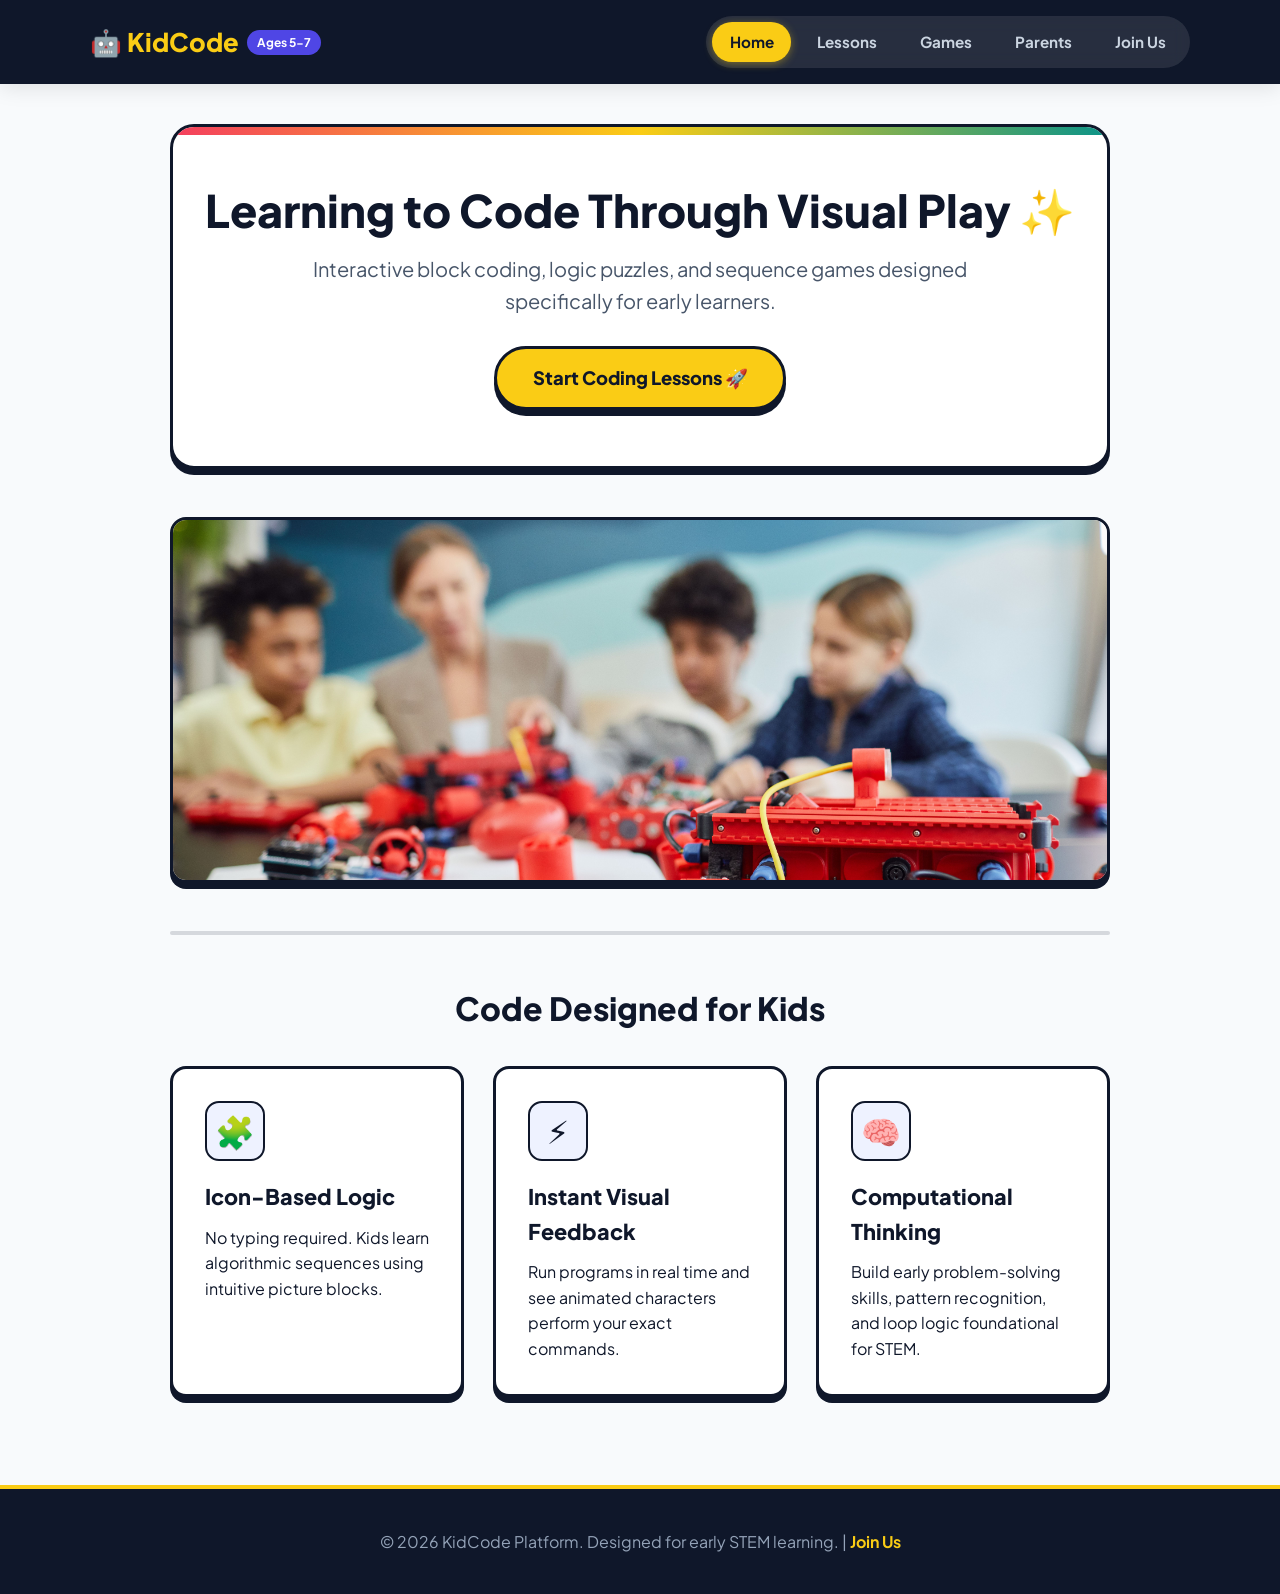
<file: index.html>
<!DOCTYPE html>
<html lang="en">
<head>
  <meta charset="UTF-8">
  <meta name="viewport" content="width=device-width, initial-scale=1.0">
  <title>KidCode | Interactive Coding for Kids</title>
  <link rel="stylesheet" href="css/style.css?v=20260731">
</head>
<body>
  <a href="#main-content" class="skip-link">Skip to main content</a>

  <header>
    <div class="header-container">
      <a href="index.html" class="brand-logo">
        🤖 KidCode <span class="brand-badge">Ages 5-7</span>
      </a>
      <nav aria-label="Main Navigation">
        <ul>
          <li><a href="index.html" class="active" aria-current="page">Home</a></li>
          <li><a href="lessons.html">Lessons</a></li>
          <li><a href="games.html">Games</a></li>
          <li><a href="parent-zone.html">Parents</a></li>
          <li><a href="join-us.html">Join Us</a></li>
        </ul>
      </nav>
    </div>
  </header>

  <main id="main-content">
    <section class="hero-card">
      <h1>Learning to Code Through Visual Play ✨</h1>
      <p>Interactive block coding, logic puzzles, and sequence games designed specifically for early learners.</p>
      <a href="lessons.html" class="btn-primary">Start Coding Lessons 🚀</a>
    </section>

    <section class="card" style="max-width:1100px;margin: 0 auto 2rem; padding:0; overflow:hidden;">
      <img src="images/KidsFarDistance.jpg" alt="Children watching a teacher code on a laptop" style="width:100%;height:360px;object-fit:cover;display:block">
    </section>

    <div class="divider"></div>

    <section>
      <h2 class="section-title">Code Designed for Kids</h2>
      <div class="card-grid">
        <article class="card">
          <div class="card-icon">🧩</div>
          <h3>Icon-Based Logic</h3>
          <p>No typing required. Kids learn algorithmic sequences using intuitive picture blocks.</p>
        </article>

        <article class="card">
          <div class="card-icon">⚡</div>
          <h3>Instant Visual Feedback</h3>
          <p>Run programs in real time and see animated characters perform your exact commands.</p>
        </article>

        <article class="card">
          <div class="card-icon">🧠</div>
          <h3>Computational Thinking</h3>
          <p>Build early problem-solving skills, pattern recognition, and loop logic foundational for STEM.</p>
        </article>
      </div>
    </section>
  </main>

  <footer>
    <p>&copy; 2026 KidCode Platform. Designed for early STEM learning. | <a href="join-us.html">Join Us</a></p>
  </footer>

  <script src="js/main.js"></script>
</body>
</html>
</file>
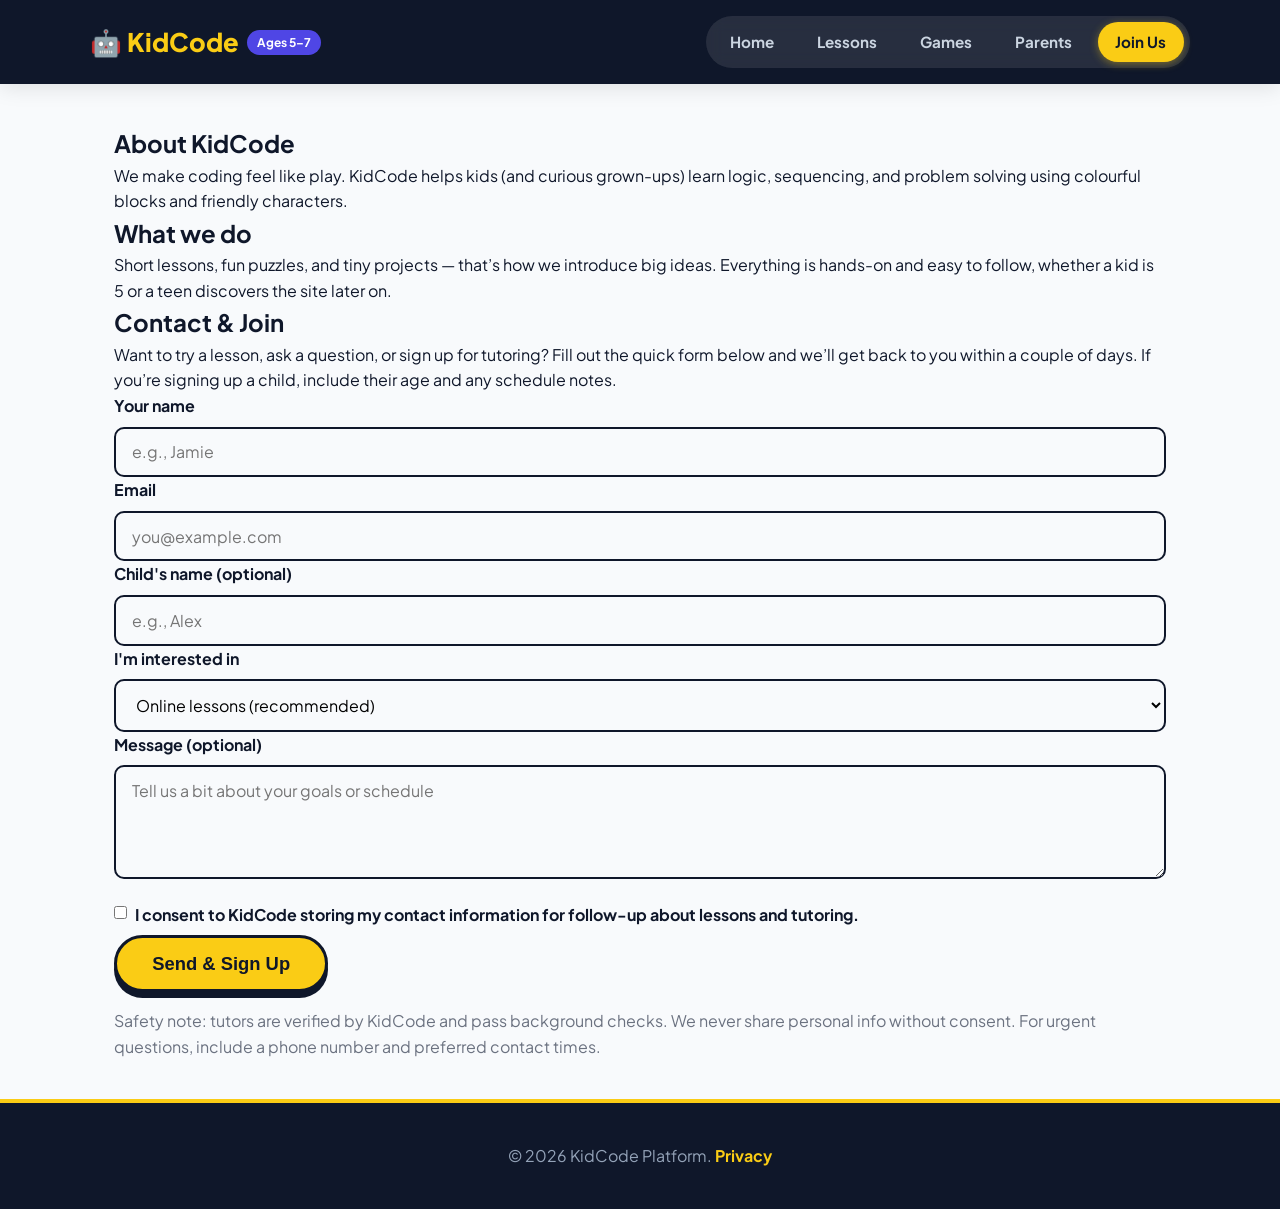
<file: about.html>
<!DOCTYPE html>
<html lang="en">
<head>
  <meta charset="utf-8">
  <meta name="viewport" content="width=device-width, initial-scale=1">
  <title>About & Contact | KidCode</title>
  <meta http-equiv="refresh" content="0;url=join-us.html">
  <link rel="stylesheet" href="css/style.css?v=20260731">
</head>
<body>
  <p>If you are not redirected automatically, <a href="join-us.html">click here to go to Join Us</a>.</p>
</body>
</html>
</file>
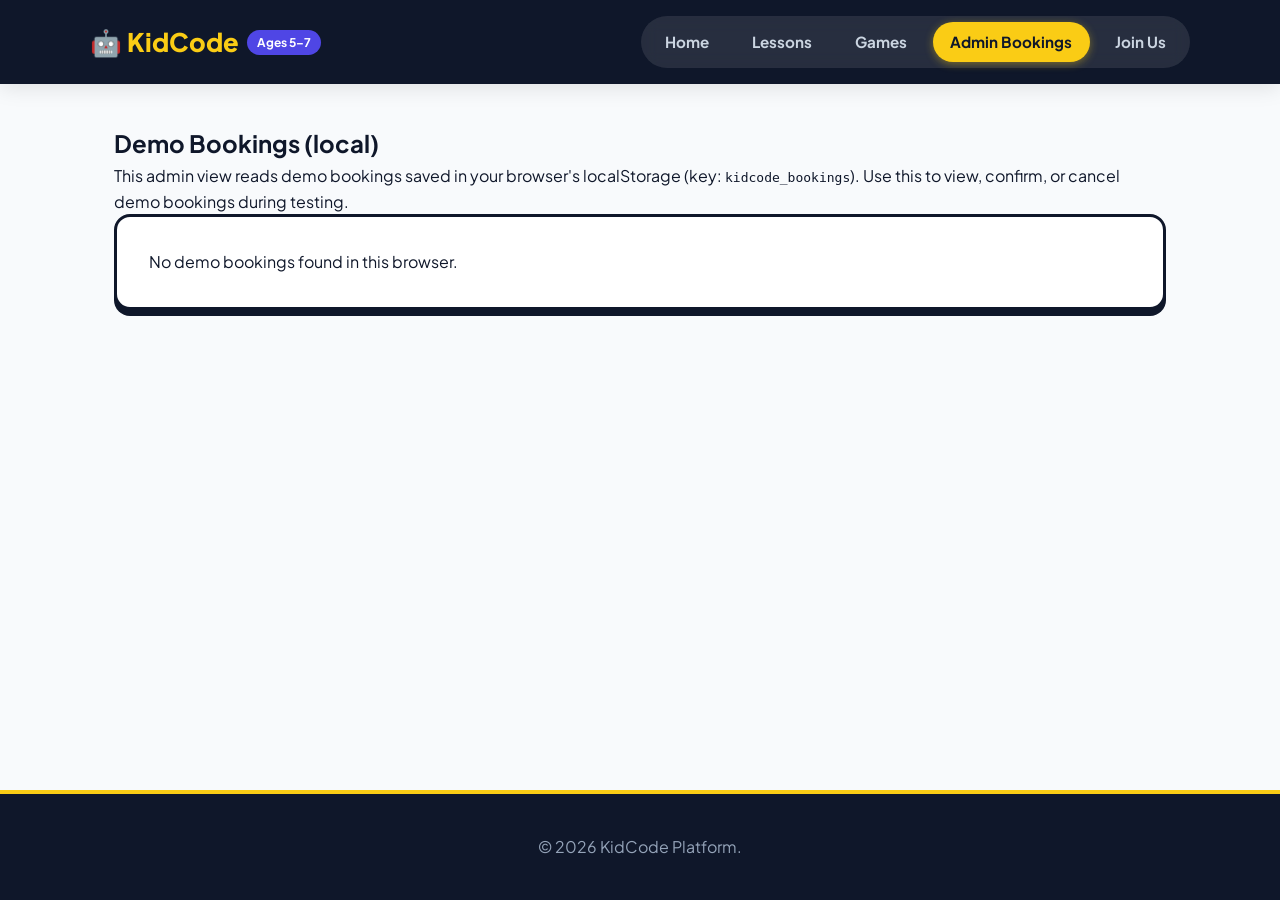
<file: admin-bookings.html>
<!DOCTYPE html>
<html lang="en">
<head>
  <meta charset="utf-8">
  <meta name="viewport" content="width=device-width, initial-scale=1">
  <title>Admin — Demo Bookings | KidCode</title>
  <link rel="stylesheet" href="css/style.css?v=20260731">
</head>
<body>
  <a href="#main-content" class="skip-link">Skip to main content</a>
  <header>
    <div class="header-container">
      <a href="index.html" class="brand-logo">🤖 KidCode <span class="brand-badge">Ages 5–7</span></a>
      <nav aria-label="Main Navigation">
        <ul>
          <li><a href="index.html">Home</a></li>
          <li><a href="lessons.html">Lessons</a></li>
          <li><a href="games.html">Games</a></li>
          <li><a href="admin-bookings.html" class="active" aria-current="page">Admin Bookings</a></li>
          <li><a href="join-us.html">Join Us</a></li>
        </ul>
      </nav>
    </div>
  </header>

  <main id="main-content">
    <section class="page">
      <h1>Demo Bookings (local)</h1>
      <p>This admin view reads demo bookings saved in your browser's localStorage (key: <code>kidcode_bookings</code>). Use this to view, confirm, or cancel demo bookings during testing.</p>

      <div class="card" id="admin-area">
        <div id="bookings-list"></div>
      </div>

    </section>
  </main>

  <footer>
    <p>&copy; 2026 KidCode Platform.</p>
  </footer>

  <script>
    function renderBookings(){
      var key = 'kidcode_bookings';
      var arr = JSON.parse(localStorage.getItem(key) || '[]');
      var el = document.getElementById('bookings-list');
      if(!el) return;
      if(arr.length === 0){ el.innerHTML = '<p>No demo bookings found in this browser.</p>'; return; }

      var html = '<table style="width:100%;border-collapse:collapse"><thead><tr><th>ID</th><th>Name</th><th>Email</th><th>Child</th><th>Date</th><th>Time</th><th>Type</th><th>Created</th><th>Status</th><th>Actions</th></tr></thead><tbody>';
      arr.forEach(function(b, i){
        html += '<tr style="border-bottom:1px solid #E6EEF8">';
        html += '<td style="padding:8px">' + escapeHtml(b.id) + '</td>';
        html += '<td style="padding:8px">' + escapeHtml(b.name) + '</td>';
        html += '<td style="padding:8px">' + escapeHtml(b.email) + '</td>';
        html += '<td style="padding:8px">' + escapeHtml(b.child || '') + '</td>';
        html += '<td style="padding:8px">' + escapeHtml(b.date) + '</td>';
        html += '<td style="padding:8px">' + escapeHtml(b.time) + '</td>';
        html += '<td style="padding:8px">' + escapeHtml(b.type) + '</td>';
        html += '<td style="padding:8px">' + new Date(b.createdAt).toLocaleString() + '</td>';
        html += '<td style="padding:8px">' + escapeHtml(b.status || 'requested') + '</td>';
        html += '<td style="padding:8px">';
        html += '<button data-action="confirm" data-index="' + i + '" class="btn-primary" style="margin-right:6px">Confirm</button>';
        html += '<button data-action="cancel" data-index="' + i + '" class="btn-secondary">Cancel</button>';
        html += '<button data-action="delete" data-index="' + i + '" style="margin-left:6px">Delete</button>';
        html += '</td>';
        html += '</tr>';
      });
      html += '</tbody></table>';
      el.innerHTML = html;

      el.querySelectorAll('button').forEach(function(btn){
        btn.addEventListener('click', function(){
          var action = this.getAttribute('data-action');
          var idx = parseInt(this.getAttribute('data-index'), 10);
          if(action === 'confirm') arr[idx].status = 'confirmed';
          if(action === 'cancel') arr[idx].status = 'cancelled';
          if(action === 'delete') arr.splice(idx,1);
          localStorage.setItem(key, JSON.stringify(arr));
          renderBookings();
        });
      });
    }

    function escapeHtml(s){ return String(s).replace(/&/g,'&amp;').replace(/</g,'&lt;').replace(/>/g,'&gt;'); }

    document.addEventListener('DOMContentLoaded', renderBookings);
  </script>
</body>
</html>
</file>
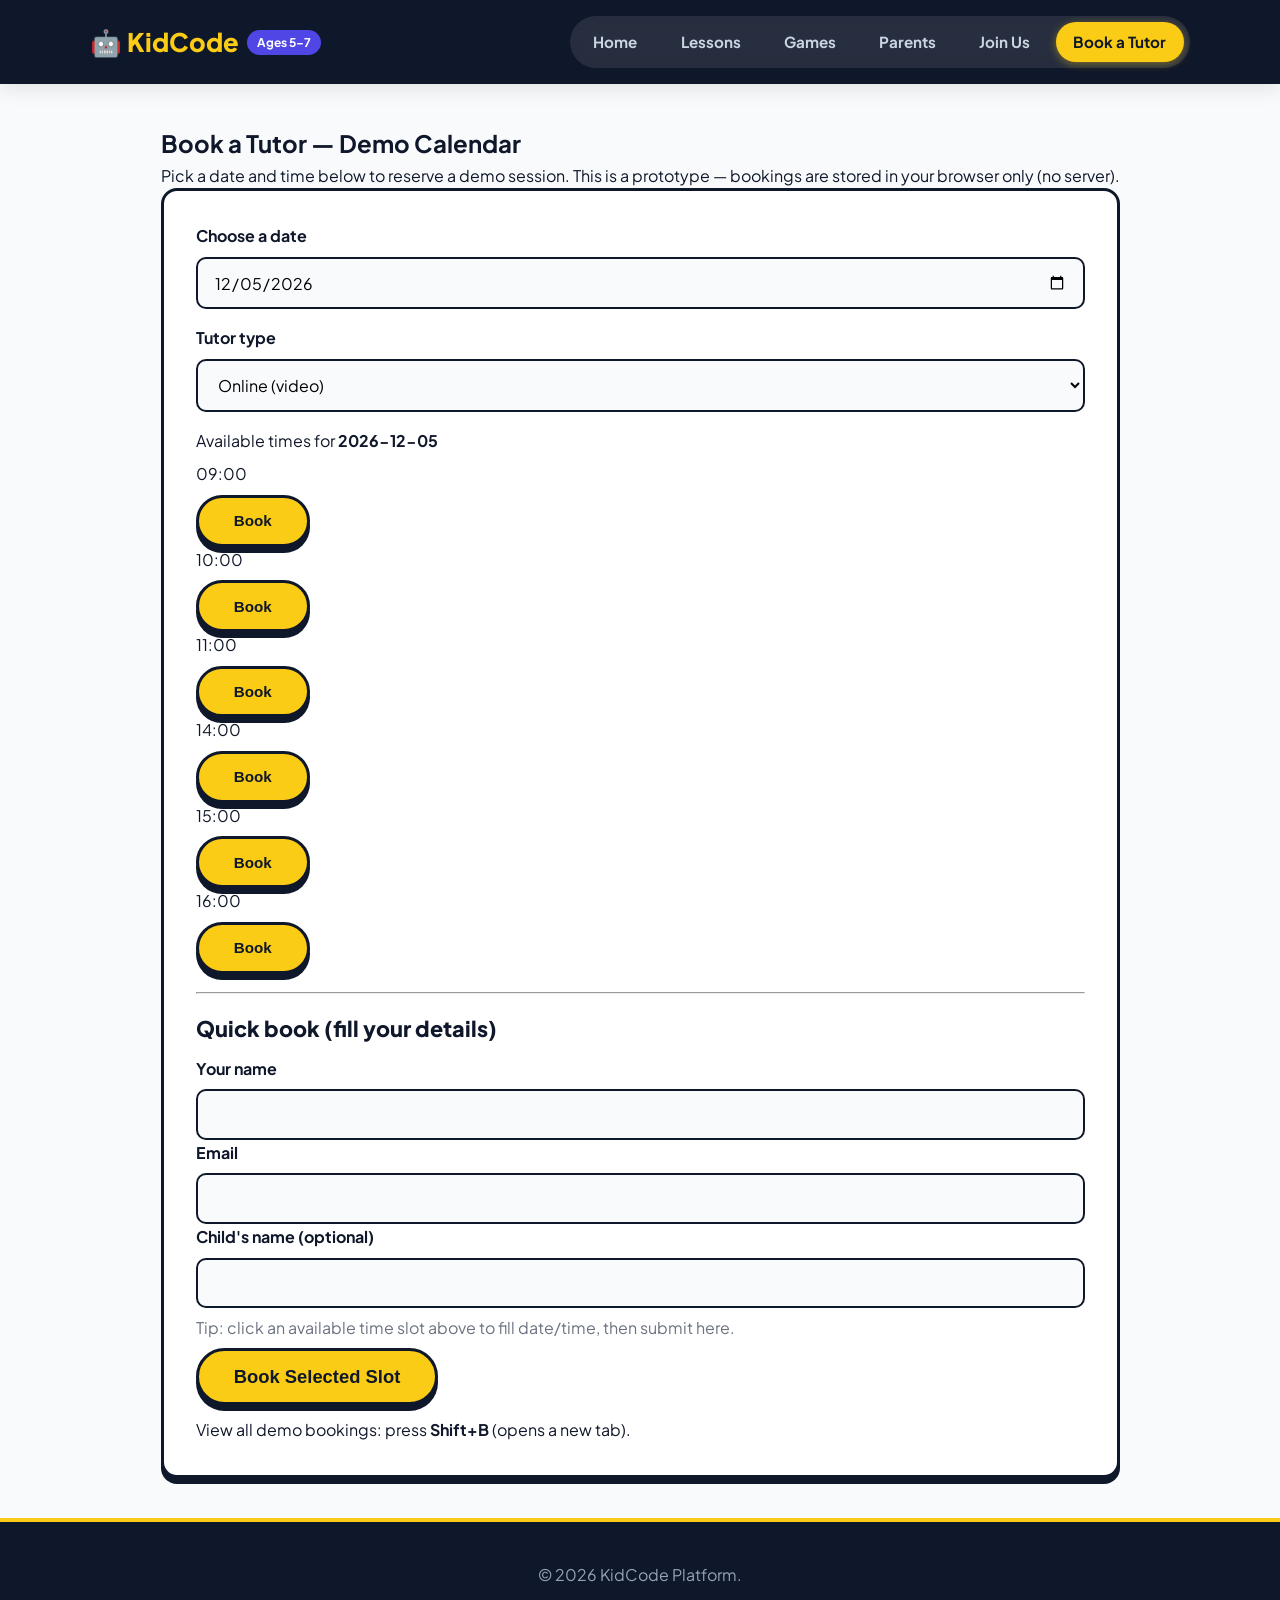
<file: booking.html>
<!DOCTYPE html>
<html lang="en">
<head>
  <meta charset="utf-8">
  <meta name="viewport" content="width=device-width, initial-scale=1">
  <title>Book a Tutor | KidCode</title>
  <link rel="stylesheet" href="css/style.css?v=20260731">
</head>
<body>
  <a href="#main-content" class="skip-link">Skip to main content</a>
  <header>
    <div class="header-container">
      <a href="index.html" class="brand-logo">🤖 KidCode <span class="brand-badge">Ages 5–7</span></a>
      <nav aria-label="Main Navigation">
        <ul>
          <li><a href="index.html">Home</a></li>
          <li><a href="lessons.html">Lessons</a></li>
          <li><a href="games.html">Games</a></li>
          <li><a href="parent-zone.html">Parents</a></li>
          <li><a href="join-us.html">Join Us</a></li>
          <li><a href="booking.html" class="active" aria-current="page">Book a Tutor</a></li>
        </ul>
      </nav>
    </div>
  </header>

  <main id="main-content">
    <section class="page">
      <h1>Book a Tutor — Demo Calendar</h1>
      <p>Pick a date and time below to reserve a demo session. This is a prototype — bookings are stored in your browser only (no server).</p>

      <div class="card">
        <label for="book-date">Choose a date</label>
        <input id="book-date" type="date">

        <label for="tutor-type" style="margin-top:1rem;">Tutor type</label>
        <select id="tutor-type">
          <option value="online">Online (video)</option>
          <option value="inperson">In-person</option>
          <option value="hybrid">Hybrid</option>
        </select>

        <div style="margin-top:1rem;" id="slots-info">Available times for <strong id="slots-for"></strong></div>
        <div id="calendar-slots" class="calendar-grid" aria-live="polite" style="margin-top:8px"></div>

        <hr style="margin:18px 0">
        <h3>Quick book (fill your details)</h3>
        <form id="booking-form" class="contact-form mock-form">
          <label for="b-name">Your name</label>
          <input id="b-name" name="name" type="text" required>

          <label for="b-email">Email</label>
          <input id="b-email" name="email" type="email" required>

          <label for="b-child">Child's name (optional)</label>
          <input id="b-child" name="child" type="text">

          <input type="hidden" id="b-date" name="date">
          <input type="hidden" id="b-time" name="time">
          <input type="hidden" id="b-type" name="type">

          <p style="margin-top:.4rem;color:#6B7280;">Tip: click an available time slot above to fill date/time, then submit here.</p>

          <button type="submit" class="btn-primary" style="margin-top:8px">Book Selected Slot</button>
        </form>

        <p style="margin-top:12px;color:var(--muted)">View all demo bookings: press <strong>Shift+B</strong> (opens a new tab).</p>
      </div>

    </section>
  </main>

  <footer>
    <p>&copy; 2026 KidCode Platform.</p>
  </footer>

  <script src="js/calendar.js"></script>
  <script src="js/main.js"></script>
</body>
</html>
</file>
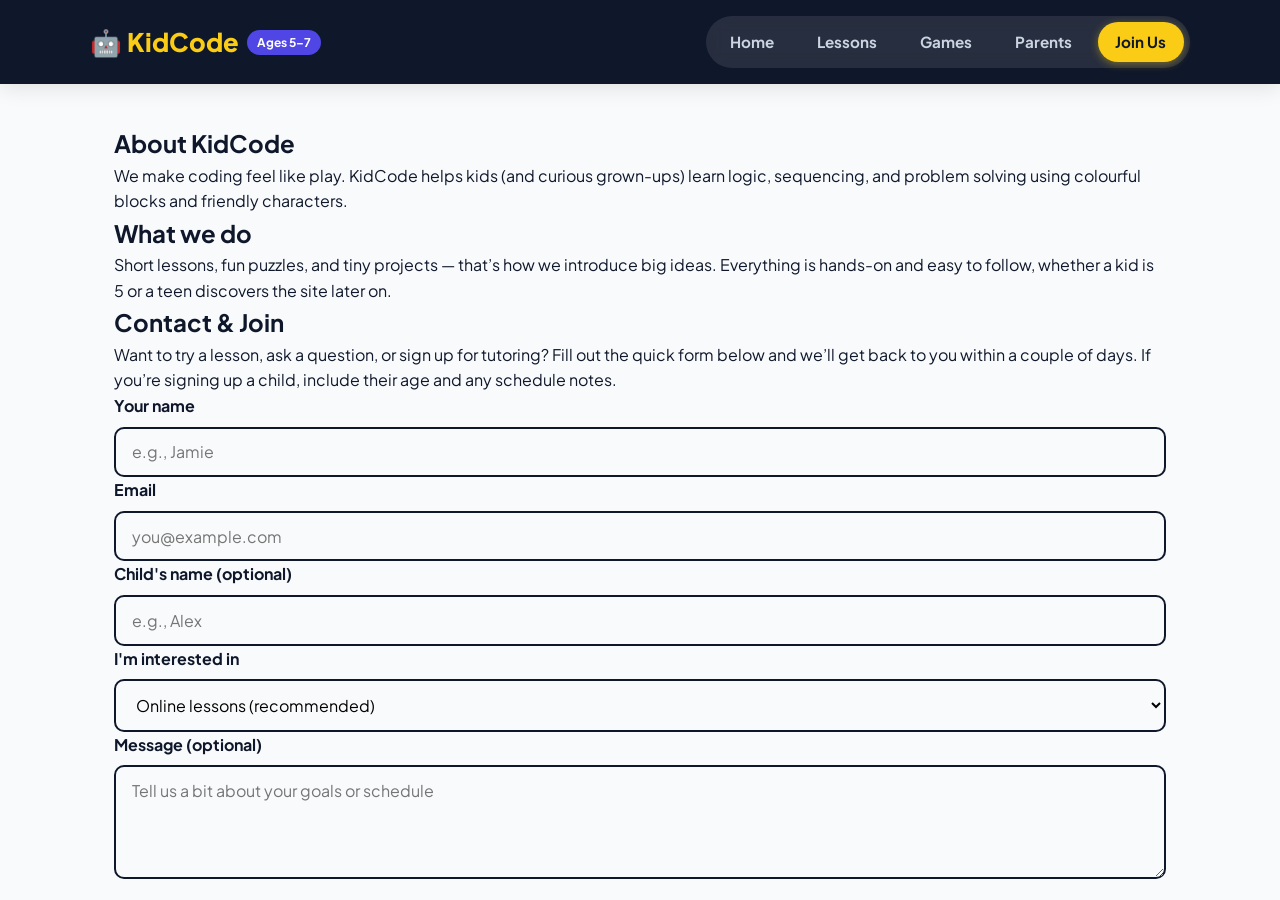
<file: contact.html>
<!DOCTYPE html>
<html lang="en">
<head>
  <meta http-equiv="refresh" content="0;url=join-us.html">
  <meta charset="UTF-8">
  <meta name="viewport" content="width=device-width, initial-scale=1.0">
  <title>Redirecting…</title>
  <link rel="stylesheet" href="css/style.css?v=20260731">
</head>
<body>
  <p>If you are not redirected automatically, <a href="join-us.html">click here to go to Join Us</a>.</p>
</body>
</html>
</file>
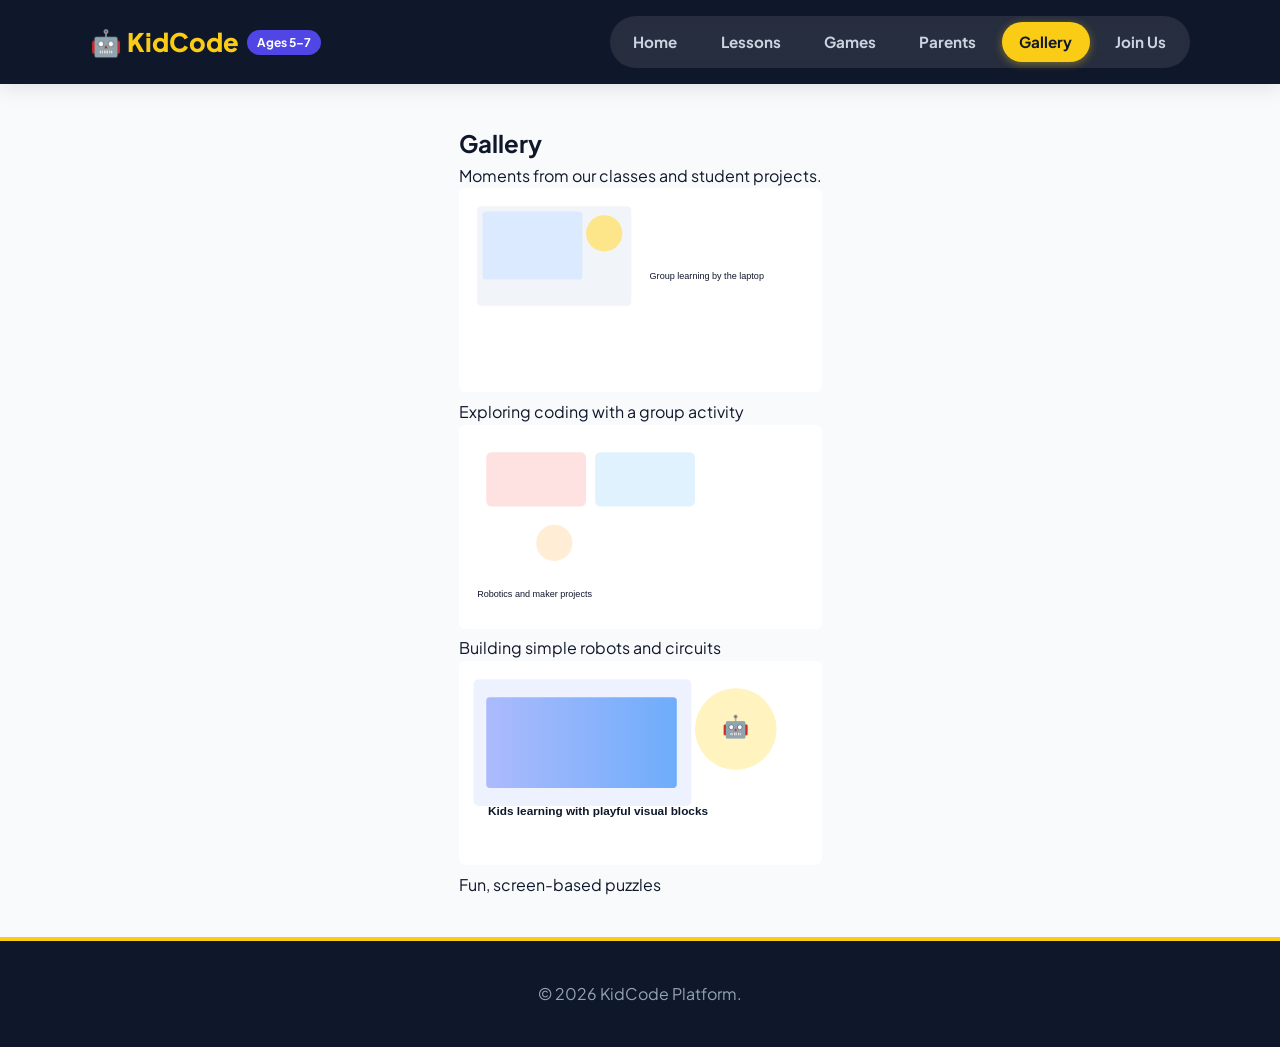
<file: gallery.html>
<!DOCTYPE html>
<html lang="en">
<head>
  <meta charset="utf-8">
  <meta name="viewport" content="width=device-width, initial-scale=1">
  <title>Gallery | KidCode</title>
  <link rel="stylesheet" href="css/style.css?v=20260731">
</head>
<body>
  <a href="#main-content" class="skip-link">Skip to main content</a>
  <header>
    <div class="header-container">
      <a href="index.html" class="brand-logo">🤖 KidCode <span class="brand-badge">Ages 5–7</span></a>
      <nav aria-label="Main Navigation">
        <ul>
          <li><a href="index.html">Home</a></li>
          <li><a href="lessons.html">Lessons</a></li>
          <li><a href="games.html">Games</a></li>
          <li><a href="parent-zone.html">Parents</a></li>
          <li><a href="gallery.html" class="active" aria-current="page">Gallery</a></li>
          <li><a href="join-us.html">Join Us</a></li>
        </ul>
      </nav>
    </div>
  </header>

  <main id="main-content">
    <section class="page gallery">
      <h1>Gallery</h1>
      <p>Moments from our classes and student projects.</p>
      <div class="gallery-grid">
        <figure>
          <img src="images/classroom.svg" alt="Children around a laptop">
          <figcaption>Exploring coding with a group activity</figcaption>
        </figure>
        <figure>
          <img src="images/robot.svg" alt="Educational robot and circuitry">
          <figcaption>Building simple robots and circuits</figcaption>
        </figure>
        <figure>
          <img src="images/hero.svg" alt="Kids learning at a laptop">
          <figcaption>Fun, screen-based puzzles</figcaption>
        </figure>
      </div>
    </section>
  </main>

  <footer>
    <p>&copy; 2026 KidCode Platform.</p>
  </footer>
  <script src="js/main.js"></script>
</body>
</html>
</file>
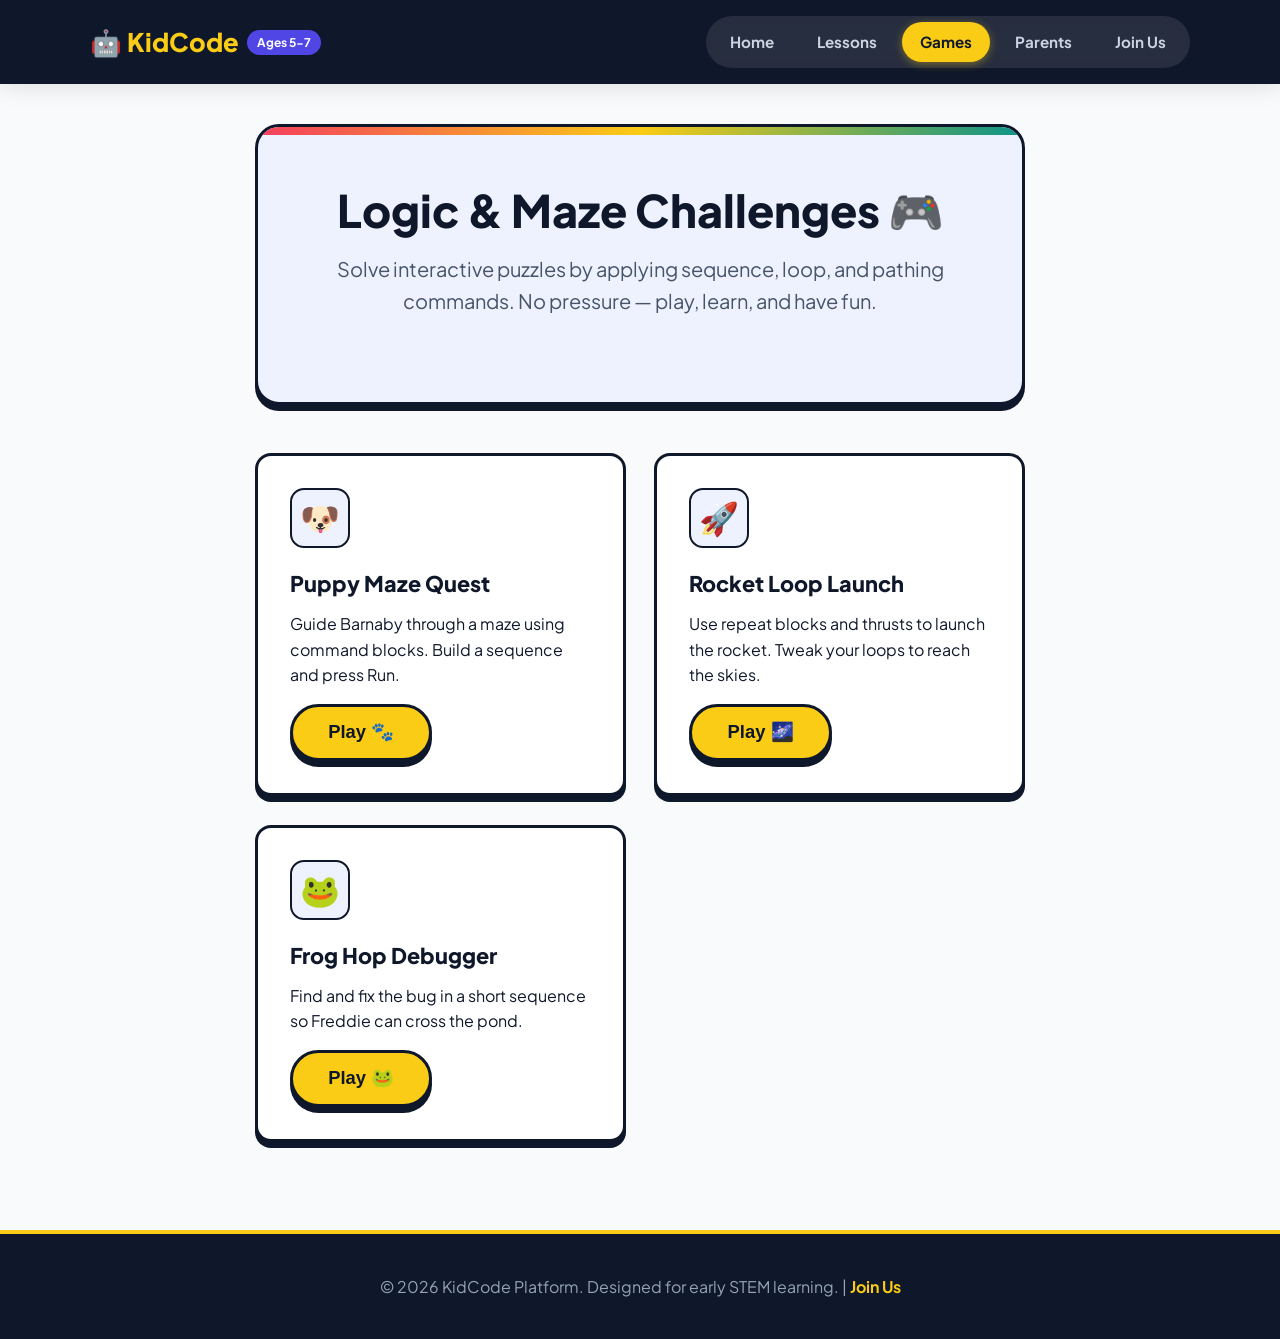
<file: games.html>
<!DOCTYPE html>
<html lang="en">
<head>
  <meta charset="UTF-8">
  <meta name="viewport" content="width=device-width, initial-scale=1.0">
  <title>KidCode | Games</title>
  <link rel="stylesheet" href="css/style.css?v=20260731">
</head>
<body>
  <a href="#main-content" class="skip-link">Skip to main content</a>

  <header>
    <div class="header-container">
      <a href="index.html" class="brand-logo">🤖 KidCode <span class="brand-badge">Ages 5-7</span></a>
      <nav aria-label="Main Navigation">
        <ul>
          <li><a href="index.html">Home</a></li>
          <li><a href="lessons.html">Lessons</a></li>
          <li><a href="games.html" class="active" aria-current="page">Games</a></li>
          <li><a href="parent-zone.html">Parents</a></li>
          <li><a href="join-us.html">Join Us</a></li>
        </ul>
      </nav>
    </div>
  </header>

  <main id="main-content">
    <section class="hero-card" style="background: #EEF2FF;">
      <h1>Logic & Maze Challenges 🎮</h1>
      <p>Solve interactive puzzles by applying sequence, loop, and pathing commands. No pressure — play, learn, and have fun.</p>
    </section>

    <div class="card-grid">
      <article class="card game-card" data-game="puppy">
        <div class="card-icon">🐶</div>
        <h3>Puppy Maze Quest</h3>
        <p>Guide Barnaby through a maze using command blocks. Build a sequence and press Run.</p>
        <button class="btn-primary start-game" style="margin-top:1rem">Play 🐾</button>
      </article>

      <article class="card game-card" data-game="rocket">
        <div class="card-icon">🚀</div>
        <h3>Rocket Loop Launch</h3>
        <p>Use repeat blocks and thrusts to launch the rocket. Tweak your loops to reach the skies.</p>
        <button class="btn-primary start-game" style="margin-top:1rem">Play 🌌</button>
      </article>

      <article class="card game-card" data-game="frog">
        <div class="card-icon">🐸</div>
        <h3>Frog Hop Debugger</h3>
        <p>Find and fix the bug in a short sequence so Freddie can cross the pond.</p>
        <button class="btn-primary start-game" style="margin-top:1rem">Play 🐸</button>
      </article>
    </div>

    <section id="game-area" class="interactive-container" style="display:none;">
      <div id="game-header"></div>
      <div id="game-ui"></div>
      <div id="game-controls" style="margin-top:1rem"></div>
      <div id="game-message" style="margin-top:1rem;color:#0F172A;font-weight:700"></div>
      <div id="game-leaderboard" style="margin-top:1rem"></div>
      <div id="game-live" class="sr-only" aria-live="polite"></div>
      <button id="exit-game" class="btn-secondary" style="margin-top:12px; display:none;">Exit Game</button>
    </section>

  </main>

  <footer>
    <p>&copy; 2026 KidCode Platform. Designed for early STEM learning. | <a href="join-us.html">Join Us</a></p>
  </footer>

  <script src="js/games.js"></script>
  <script src="js/main.js"></script>
</body>
</html>
</file>
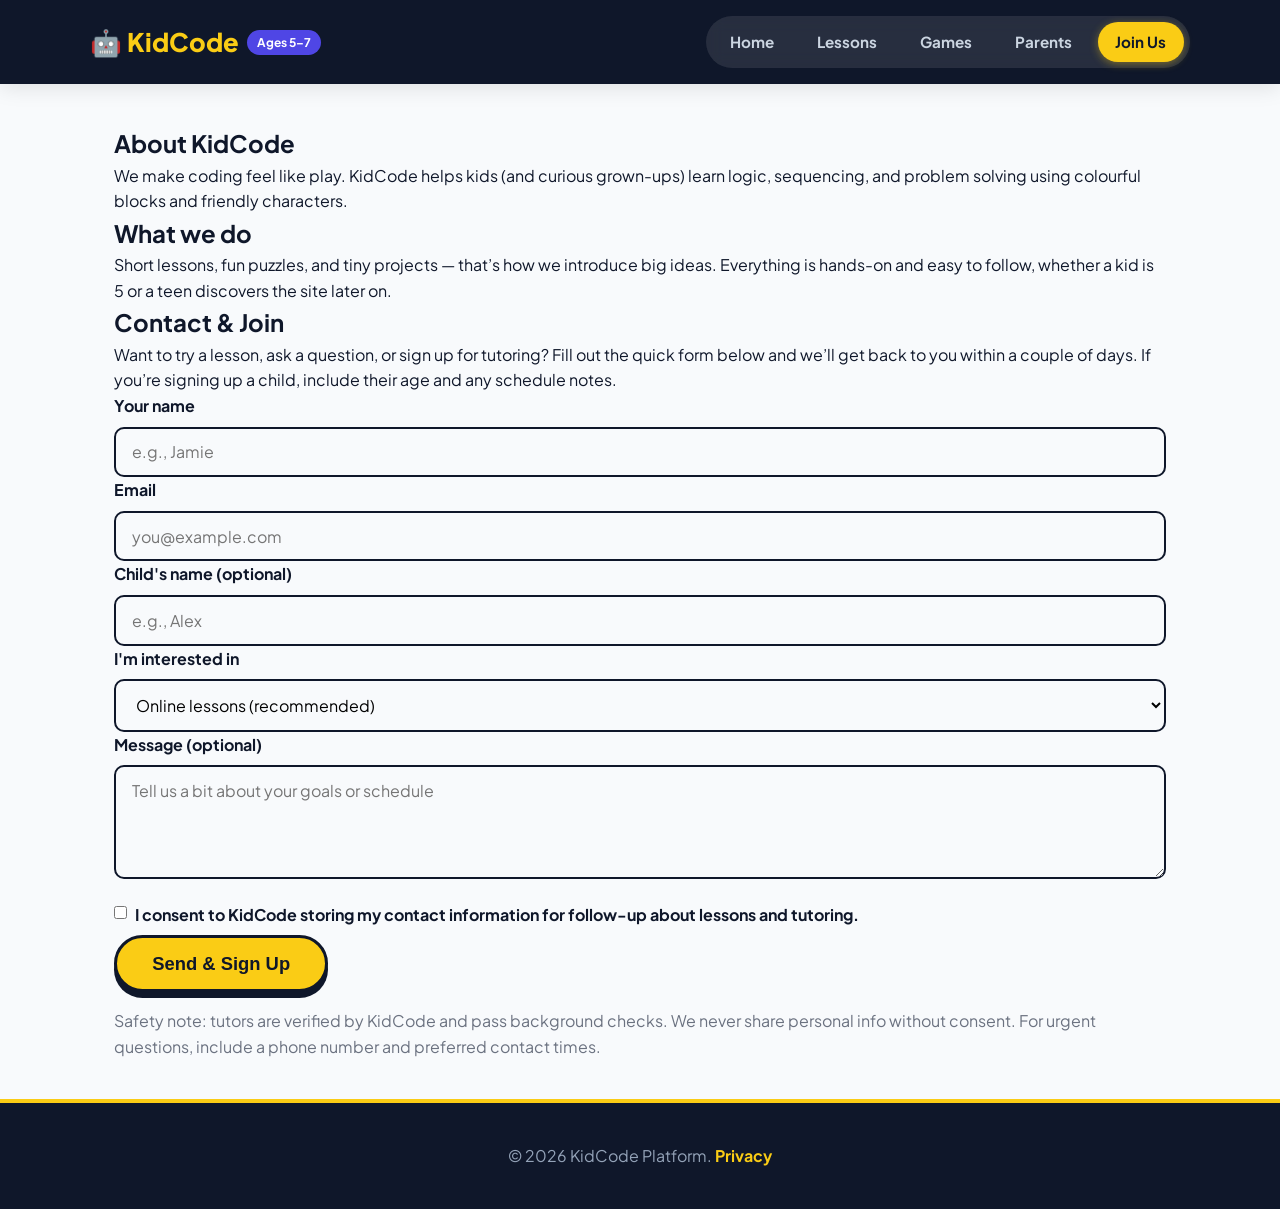
<file: join-us.html>
<!DOCTYPE html>
<html lang="en">
<head>
  <meta charset="utf-8">
  <meta name="viewport" content="width=device-width, initial-scale=1">
  <title>Join Us | KidCode</title>
  <link rel="stylesheet" href="css/style.css?v=20260731">
</head>
<body>
  <a href="#main-content" class="skip-link">Skip to main content</a>
  <header>
    <div class="header-container">
      <a href="index.html" class="brand-logo">🤖 KidCode <span class="brand-badge">Ages 5–7</span></a>
      <nav aria-label="Main Navigation">
        <ul>
          <li><a href="index.html">Home</a></li>
          <li><a href="lessons.html">Lessons</a></li>
          <li><a href="games.html">Games</a></li>
          <li><a href="parent-zone.html">Parents</a></li>
          <li><a href="join-us.html" class="active" aria-current="page">Join Us</a></li>
        </ul>
      </nav>
    </div>
  </header>

  <main id="main-content">
    <section class="page">
      <h1>About KidCode</h1>
      <p>We make coding feel like play. KidCode helps kids (and curious grown-ups) learn logic, sequencing, and problem solving using colourful blocks and friendly characters.</p>

      <h2>What we do</h2>
      <p>Short lessons, fun puzzles, and tiny projects — that’s how we introduce big ideas. Everything is hands-on and easy to follow, whether a kid is 5 or a teen discovers the site later on.</p>

      <h2>Contact & Join</h2>
      <p>Want to try a lesson, ask a question, or sign up for tutoring? Fill out the quick form below and we’ll get back to you within a couple of days. If you’re signing up a child, include their age and any schedule notes.</p>

      <form id="kidcode-form" class="contact-form" action="#" method="post">
        <label for="name">Your name</label>
        <input id="name" name="name" type="text" required placeholder="e.g., Jamie">

        <label for="email">Email</label>
        <input id="email" name="email" type="email" required placeholder="you@example.com">

        <label for="child">Child's name (optional)</label>
        <input id="child" name="child" type="text" placeholder="e.g., Alex">

        <label for="interest">I'm interested in</label>
        <select id="interest" name="interest">
          <option>Online lessons (recommended)</option>
          <option>Live online tutor (first year free)</option>
          <option>In-person tutor (verified)</option>
          <option>Hybrid mentor (online + in-person)</option>
          <option>Games & practice</option>
        </select>

        <label for="message">Message (optional)</label>
        <textarea id="message" name="message" rows="4" placeholder="Tell us a bit about your goals or schedule"></textarea>

        <label style="display:flex;align-items:flex-start;gap:0.5rem;margin-top:1rem;">
          <input type="checkbox" name="consent" required style="width:auto;margin-top:0.25rem;">
          <span>I consent to KidCode storing my contact information for follow-up about lessons and tutoring.</span>
        </label>

        <button type="submit" class="btn-primary">Send & Sign Up</button>
      </form>

      <p style="margin-top:1rem;color:#6B7280;">Safety note: tutors are verified by KidCode and pass background checks. We never share personal info without consent. For urgent questions, include a phone number and preferred contact times.</p>
    </section>
  </main>

  <footer>
    <p>&copy; 2026 KidCode Platform. <a href="privacy.html">Privacy</a></p>
  </footer>
  <script src="js/main.js"></script>
</body>
</html>
</file>
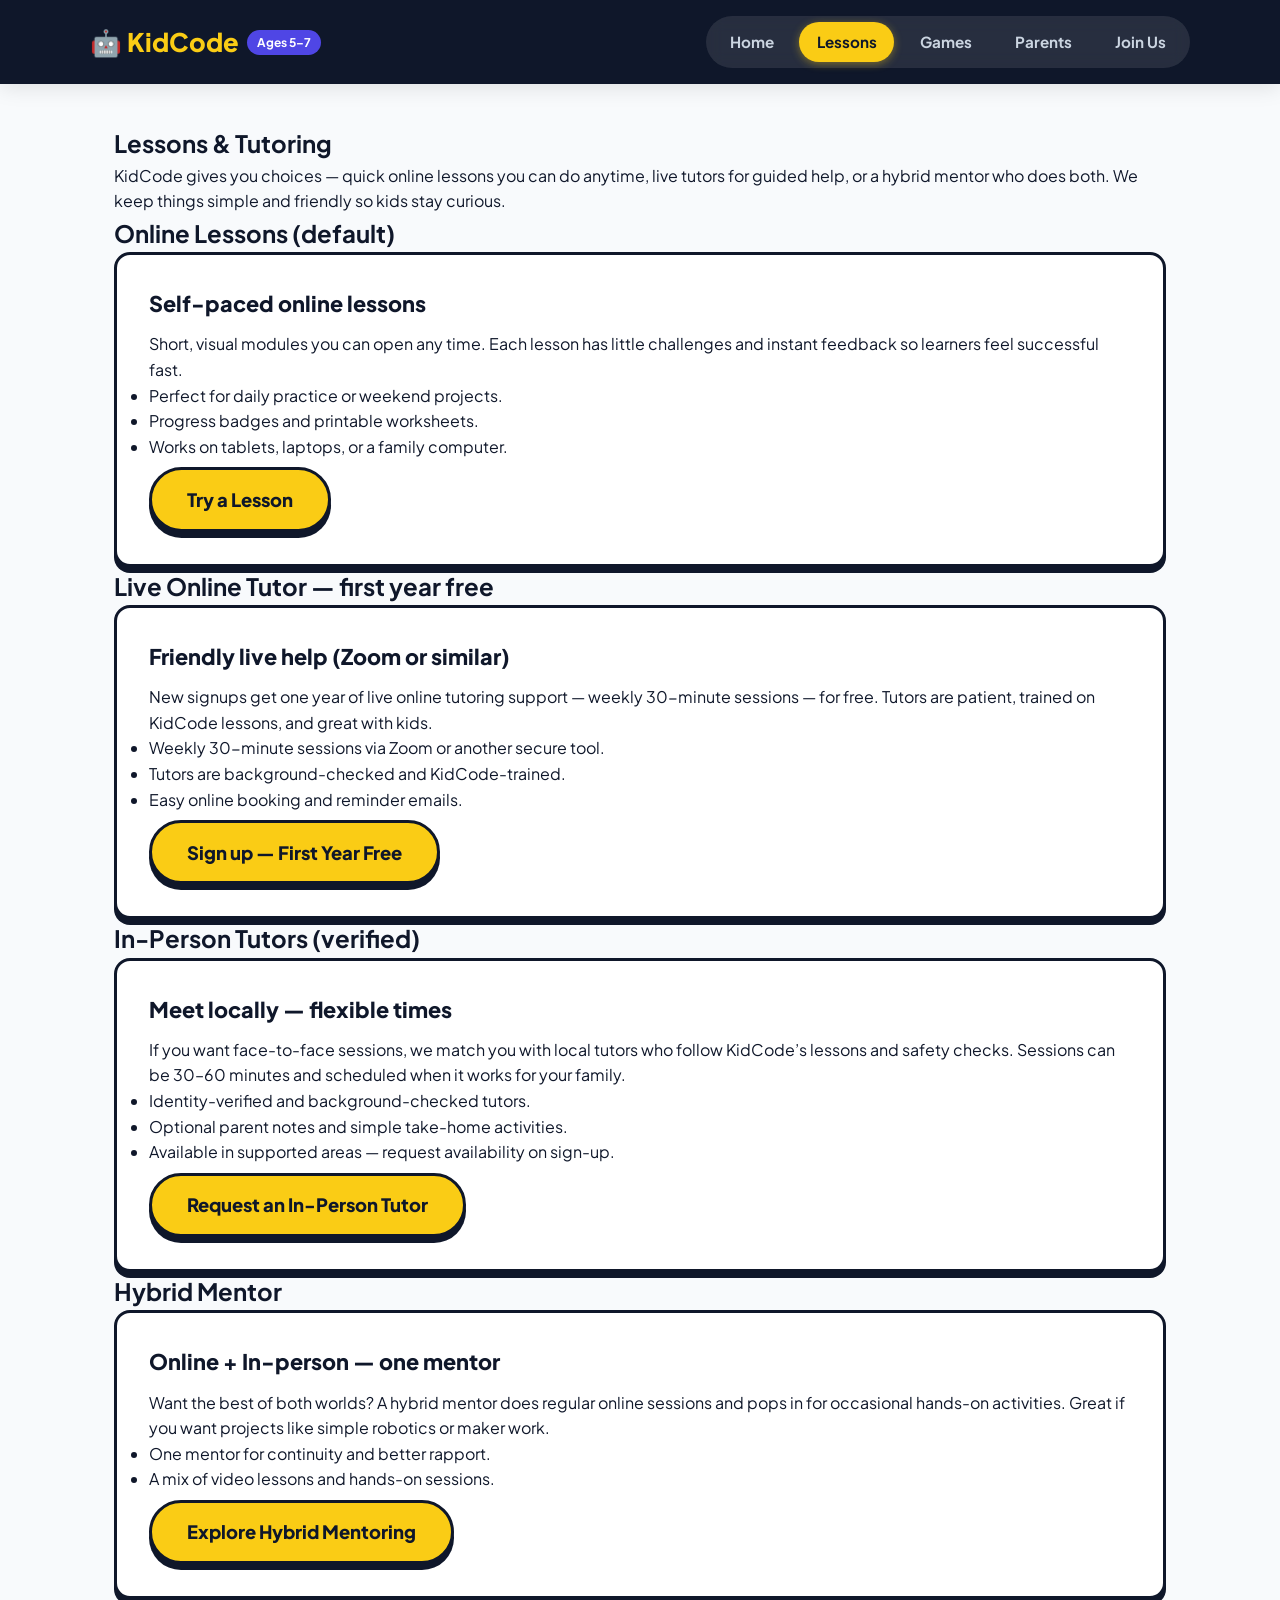
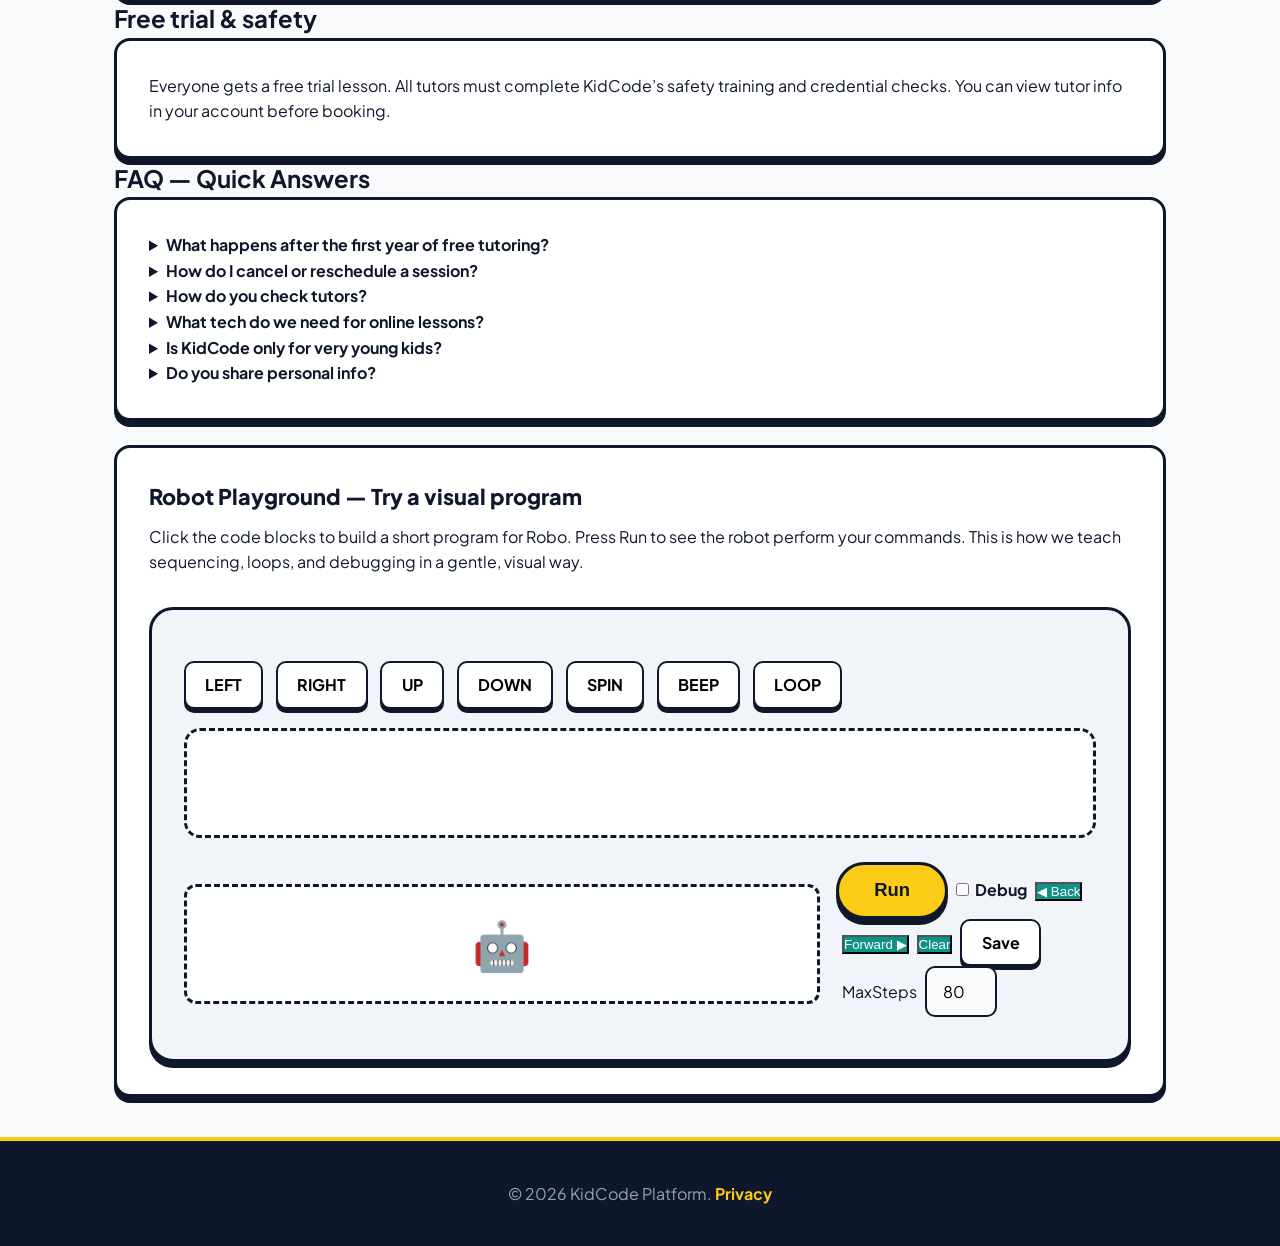
<file: lessons.html>
<!DOCTYPE html>
<html lang="en">
<head>
  <meta charset="UTF-8">
  <meta name="viewport" content="width=device-width, initial-scale=1.0">
  <title>Lessons & Tutoring | KidCode</title>
  <link rel="stylesheet" href="css/style.css?v=20260731">
</head>
<body>
  <a href="#main-content" class="skip-link">Skip to main content</a>

  <header>
    <div class="header-container">
      <a href="index.html" class="brand-logo">🤖 KidCode <span class="brand-badge">Ages 5–7</span></a>
      <nav aria-label="Main Navigation">
        <ul>
          <li><a href="index.html">Home</a></li>
          <li><a href="lessons.html" class="active" aria-current="page">Lessons</a></li>
          <li><a href="games.html">Games</a></li>
          <li><a href="parent-zone.html">Parents</a></li>
          <li><a href="join-us.html">Join Us</a></li>
        </ul>
      </nav>
    </div>
  </header>

  <main id="main-content">
    <section class="page">
      <h1>Lessons & Tutoring</h1>
      <p>KidCode gives you choices — quick online lessons you can do anytime, live tutors for guided help, or a hybrid mentor who does both. We keep things simple and friendly so kids stay curious.</p>

      <h2>Online Lessons (default)</h2>
      <div class="card">
        <h3>Self-paced online lessons</h3>
        <p>Short, visual modules you can open any time. Each lesson has little challenges and instant feedback so learners feel successful fast.</p>
        <ul>
          <li>Perfect for daily practice or weekend projects.</li>
          <li>Progress badges and printable worksheets.</li>
          <li>Works on tablets, laptops, or a family computer.</li>
        </ul>
        <p style="margin-top:0.5rem;"><a href="lessons.html" class="btn-primary">Try a Lesson</a></p>
      </div>

      <h2>Live Online Tutor — first year free</h2>
      <div class="card">
        <h3>Friendly live help (Zoom or similar)</h3>
        <p>New signups get one year of live online tutoring support — weekly 30-minute sessions — for free. Tutors are patient, trained on KidCode lessons, and great with kids.</p>
        <ul>
          <li>Weekly 30-minute sessions via Zoom or another secure tool.</li>
          <li>Tutors are background-checked and KidCode-trained.</li>
          <li>Easy online booking and reminder emails.</li>
        </ul>
        <p style="margin-top:0.5rem;"><a href="join-us.html" class="btn-primary">Sign up — First Year Free</a></p>
      </div>

      <h2>In-Person Tutors (verified)</h2>
      <div class="card">
        <h3>Meet locally — flexible times</h3>
        <p>If you want face-to-face sessions, we match you with local tutors who follow KidCode’s lessons and safety checks. Sessions can be 30–60 minutes and scheduled when it works for your family.</p>
        <ul>
          <li>Identity-verified and background-checked tutors.</li>
          <li>Optional parent notes and simple take-home activities.</li>
          <li>Available in supported areas — request availability on sign-up.</li>
        </ul>
        <p style="margin-top:0.5rem;"><a href="join-us.html" class="btn-primary">Request an In-Person Tutor</a></p>
      </div>

      <h2>Hybrid Mentor</h2>
      <div class="card">
        <h3>Online + In-person — one mentor</h3>
        <p>Want the best of both worlds? A hybrid mentor does regular online sessions and pops in for occasional hands-on activities. Great if you want projects like simple robotics or maker work.</p>
        <ul>
          <li>One mentor for continuity and better rapport.</li>
          <li>A mix of video lessons and hands-on sessions.</li>
        </ul>
        <p style="margin-top:0.5rem;"><a href="join-us.html" class="btn-primary">Explore Hybrid Mentoring</a></p>
      </div>

      <h2>Free trial & safety</h2>
      <div class="card">
        <p>Everyone gets a free trial lesson. All tutors must complete KidCode’s safety training and credential checks. You can view tutor info in your account before booking.</p>
      </div>

      <h2>FAQ — Quick Answers</h2>
      <div class="card">
        <details>
          <summary><strong>What happens after the first year of free tutoring?</strong></summary>
          <p>After the promotional year, families can choose a subscription or pay-as-you-go plan. We'll show simple pricing options in your account before you commit — no surprises.</p>
        </details>

        <details>
          <summary><strong>How do I cancel or reschedule a session?</strong></summary>
          <p>You can reschedule or cancel through your KidCode account. We ask for at least 24 hours' notice for live sessions so tutors can rebook; emergency changes are handled case-by-case.</p>
        </details>

        <details>
          <summary><strong>How do you check tutors?</strong></summary>
          <p>All tutors go through KidCode verification: ID check, professional references, and a background screen. Tutors also complete KidCode training so they're ready to work with kids.</p>
        </details>

        <details>
          <summary><strong>What tech do we need for online lessons?</strong></summary>
          <p>A stable internet connection and a tablet or laptop with a browser are enough. For video sessions we recommend a webcam and headphones to reduce distractions.</p>
        </details>

        <details>
          <summary><strong>Is KidCode only for very young kids?</strong></summary>
          <p>Nope — while our main audience is ages 5–7, older kids and teens can use the site too. Everything is written simply so families and first-time visitors aren't confused.</p>
        </details>

        <details>
          <summary><strong>Do you share personal info?</strong></summary>
          <p>We never share personal info without permission. Tutor contact details are only visible in your account after you approve a match. Read our privacy notes (link in the footer) for more details.</p>
        </details>

      </div>

    </section>

    <section class="card" id="robot-playground-bottom" style="margin-top:1.5rem;">
      <h3>Robot Playground — Try a visual program</h3>
      <p>Click the code blocks to build a short program for Robo. Press Run to see the robot perform your commands. This is how we teach sequencing, loops, and debugging in a gentle, visual way.</p>

      <div class="interactive-container" id="robot-lesson">
        <div class="toolbar" aria-label="Robot code palette" id="robot-palette">
          <button class="block-btn" data-action="left">LEFT</button>
          <button class="block-btn" data-action="right">RIGHT</button>
          <button class="block-btn" data-action="up">UP</button>
          <button class="block-btn" data-action="down">DOWN</button>
          <button class="block-btn" data-action="spin">SPIN</button>
          <button class="block-btn" data-action="beep">BEEP</button>
        </div>

        <div class="workspace-area" id="robot-workspace" aria-live="polite" aria-label="Program workspace"></div>

        <div style="display:flex;gap:1rem;align-items:center;margin-top:12px;flex-wrap:wrap;">
          <div style="flex:1;min-width:220px;">
            <div id="robot-stage" style="background:#fff;border:3px dashed var(--border-color);border-radius:12px;padding:12px;min-height:120px;display:flex;align-items:center;justify-content:center;">
              <div id="robot" style="font-size:48px;transform:translateX(0);transition:transform 0.3s;">🤖</div>
            </div>
          </div>
          <div style="width:260px;min-width:180px;">
            <div id="robot-controls"></div>
            <div id="robot-message" style="margin-top:10px;font-weight:700;color:var(--dark-slate)"></div>
            <div id="robot-live" class="sr-only" aria-live="polite"></div>
          </div>
        </div>

      </div>
    </section>

  </main>

  <footer>
    <p>&copy; 2026 KidCode Platform. <a href="privacy.html">Privacy</a></p>
  </footer>

  <script src="js/lessons.js"></script>
  <script src="js/main.js"></script>
</body>
</html>
</file>
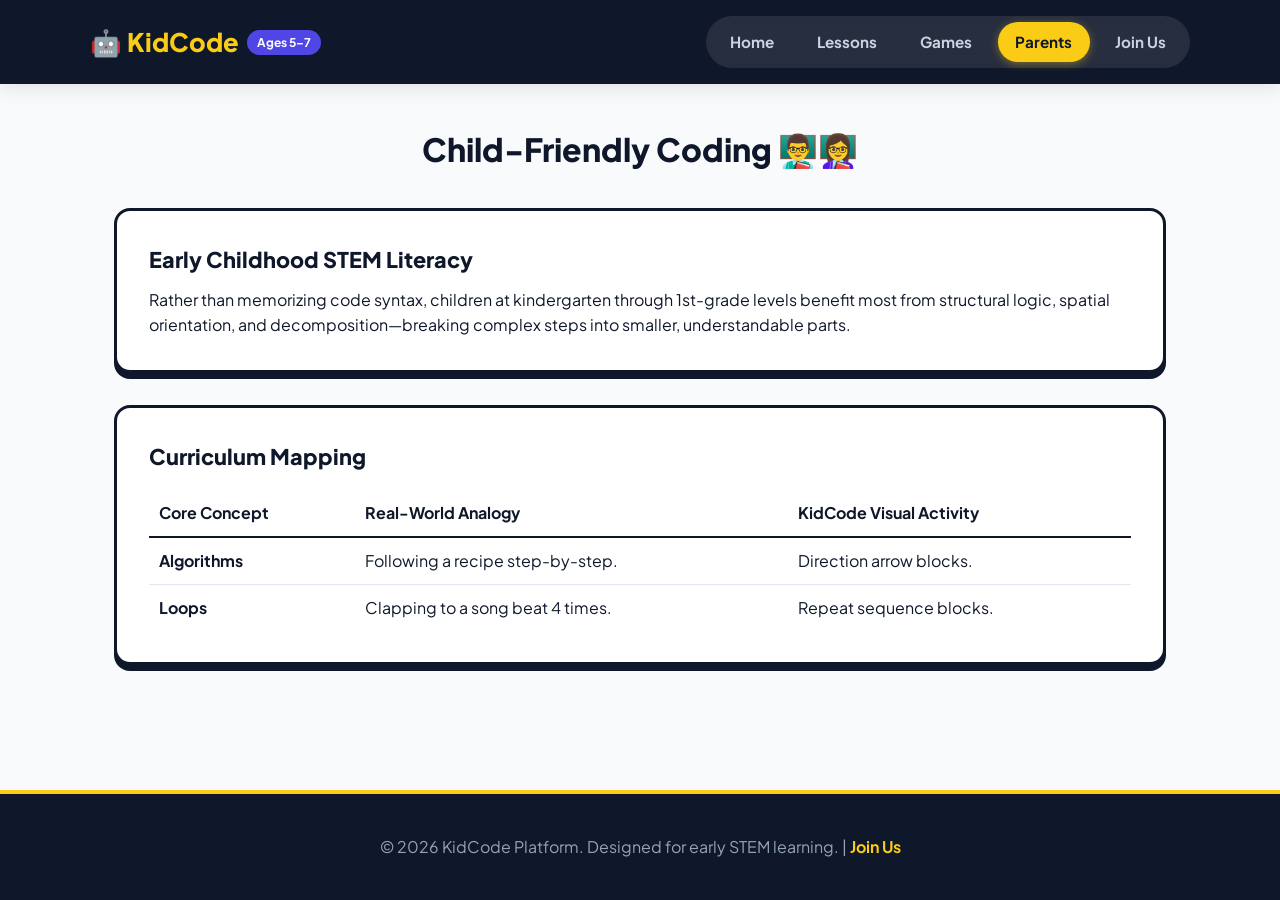
<file: parent-zone.html>
<!DOCTYPE html>
<html lang="en">
<head>
  <meta charset="UTF-8">
  <meta name="viewport" content="width=device-width, initial-scale=1.0">
  <title>KidCode | Parents & Teachers</title>
  <link rel="stylesheet" href="css/style.css?v=20260731">
</head>
<body>
  <a href="#main-content" class="skip-link">Skip to main content</a>

  <header>
    <div class="header-container">
      <a href="index.html" class="brand-logo">🤖 KidCode <span class="brand-badge">Ages 5–7</span></a>
      <nav aria-label="Main Navigation">
        <ul>
          <li><a href="index.html">Home</a></li>
          <li><a href="lessons.html">Lessons</a></li>
          <li><a href="games.html">Games</a></li>
          <li><a href="parent-zone.html" class="active" aria-current="page">Parents</a></li>
          <li><a href="join-us.html">Join Us</a></li>
        </ul>
      </nav>
    </div>
  </header>

  <main id="main-content">
    <h1 class="section-title">Child-Friendly Coding 👨‍🏫👩‍🏫</h1>

    <article class="card" style="margin-bottom: 2rem;">
      <h3>Early Childhood STEM Literacy</h3>
      <p>Rather than memorizing code syntax, children at kindergarten through 1st-grade levels benefit most from structural logic, spatial orientation, and decomposition—breaking complex steps into smaller, understandable parts.</p>
    </article>

    <article class="card">
      <h3>Curriculum Mapping</h3>
      <table style="width:100%; border-collapse: collapse; margin-top:1rem; text-align: left;">
        <thead>
          <tr style="border-bottom: 2px solid var(--border-color);">
            <th style="padding: 10px;">Core Concept</th>
            <th style="padding: 10px;">Real-World Analogy</th>
            <th style="padding: 10px;">KidCode Visual Activity</th>
          </tr>
        </thead>
        <tbody>
          <tr style="border-bottom: 1px solid #E2E8F0;">
            <td style="padding: 10px;"><strong>Algorithms</strong></td>
            <td style="padding: 10px;">Following a recipe step-by-step.</td>
            <td style="padding: 10px;">Direction arrow blocks.</td>
          </tr>
          <tr>
            <td style="padding: 10px;"><strong>Loops</strong></td>
            <td style="padding: 10px;">Clapping to a song beat 4 times.</td>
            <td style="padding: 10px;">Repeat sequence blocks.</td>
          </tr>
        </tbody>
      </table>
    </article>
  </main>

  <footer>
    <p>&copy; 2026 KidCode Platform. Designed for early STEM learning. | <a href="join-us.html">Join Us</a></p>
  </footer>

  <script src="js/main.js"></script>
</body>
</html>
</file>
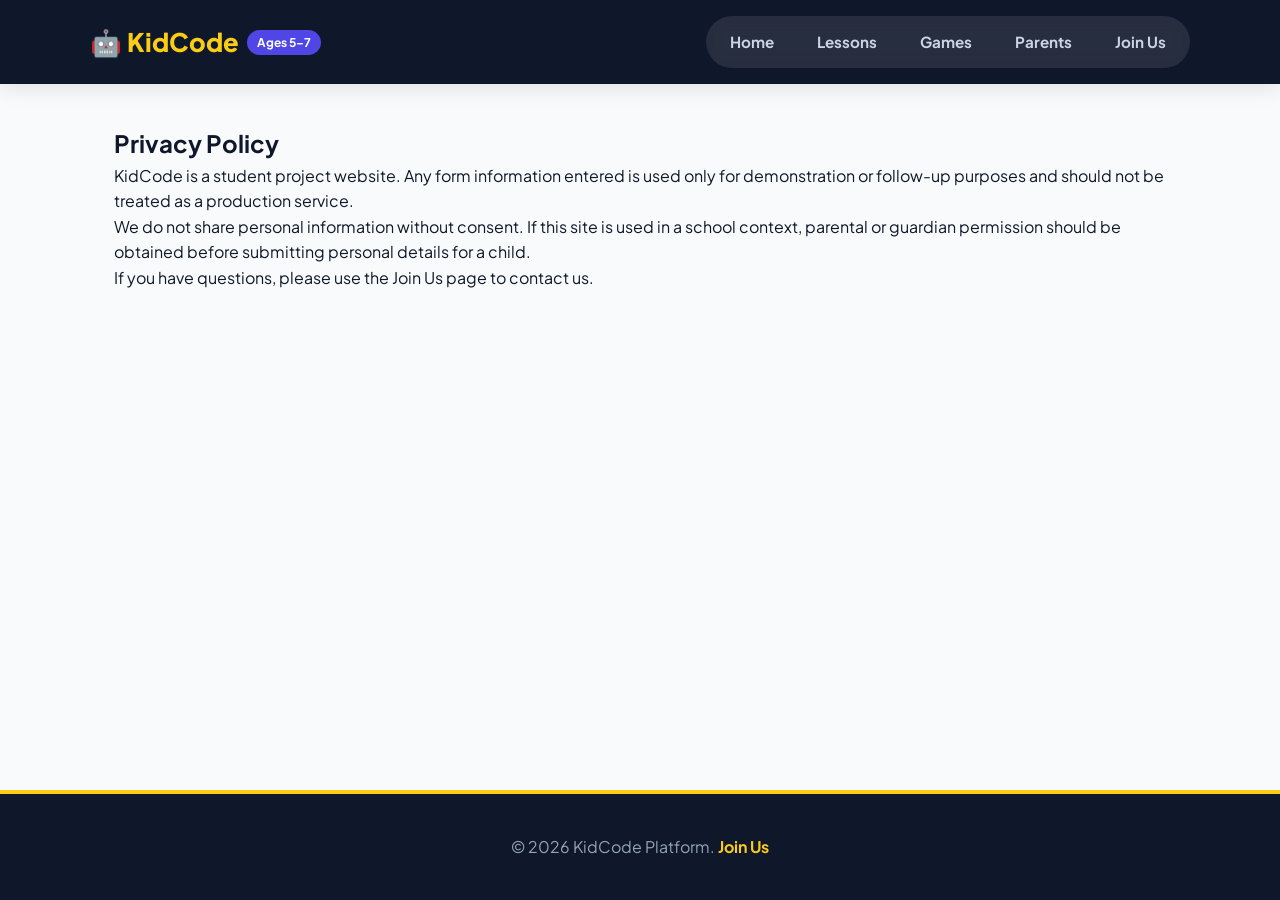
<file: privacy.html>
<!DOCTYPE html>
<html lang="en">
<head>
  <meta charset="utf-8">
  <meta name="viewport" content="width=device-width, initial-scale=1">
  <title>Privacy Policy | KidCode</title>
  <link rel="stylesheet" href="css/style.css?v=20260731">
</head>
<body>
  <a href="#main-content" class="skip-link">Skip to main content</a>
  <header>
    <div class="header-container">
      <a href="index.html" class="brand-logo">🤖 KidCode <span class="brand-badge">Ages 5–7</span></a>
      <nav aria-label="Main Navigation">
        <ul>
          <li><a href="index.html">Home</a></li>
          <li><a href="lessons.html">Lessons</a></li>
          <li><a href="games.html">Games</a></li>
          <li><a href="parent-zone.html">Parents</a></li>
          <li><a href="join-us.html">Join Us</a></li>
        </ul>
      </nav>
    </div>
  </header>

  <main id="main-content">
    <section class="page">
      <h1>Privacy Policy</h1>
      <p>KidCode is a student project website. Any form information entered is used only for demonstration or follow-up purposes and should not be treated as a production service.</p>
      <p>We do not share personal information without consent. If this site is used in a school context, parental or guardian permission should be obtained before submitting personal details for a child.</p>
      <p>If you have questions, please use the Join Us page to contact us.</p>
    </section>
  </main>

  <footer>
    <p>&copy; 2026 KidCode Platform. <a href="join-us.html">Join Us</a></p>
  </footer>
  <script src="js/main.js"></script>
</body>
</html>
</file>
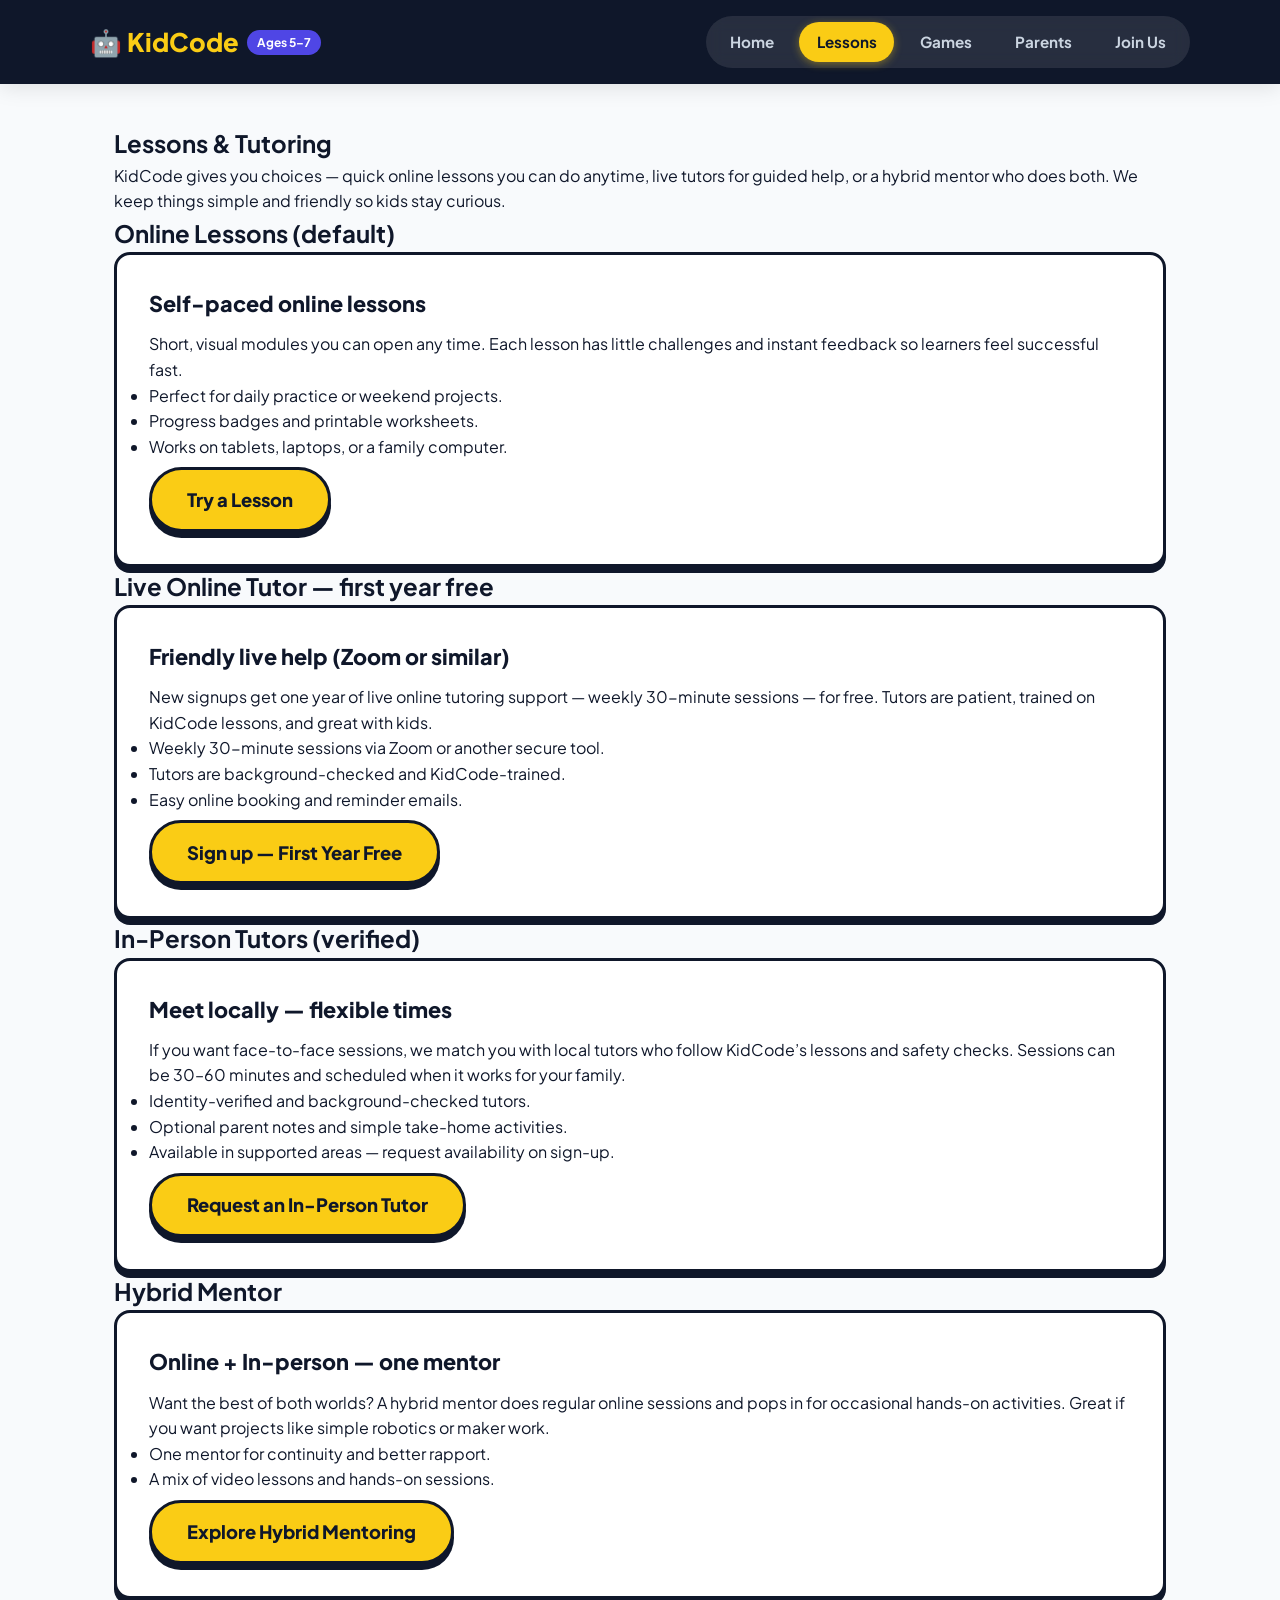
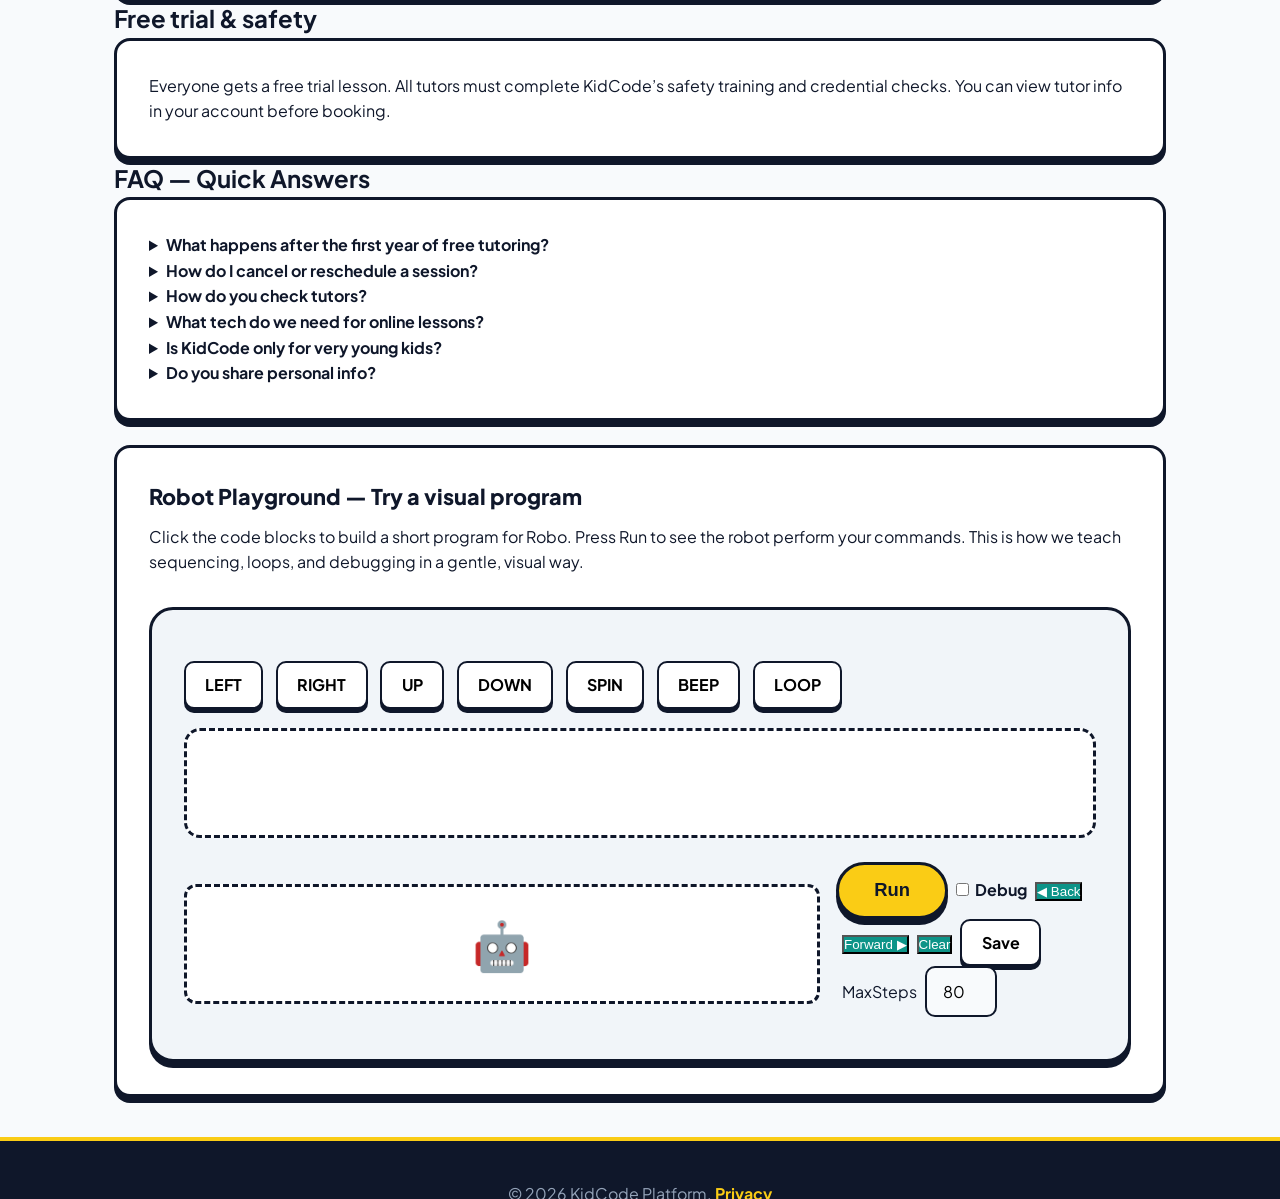
<file: services.html>
<!DOCTYPE html>
<html lang="en">
<head>
  <meta charset="UTF-8">
  <meta name="viewport" content="width=device-width, initial-scale=1.0">
  <meta http-equiv="refresh" content="0;url=lessons.html">
  <title>Lessons & Tutoring | KidCode</title>
  <link rel="stylesheet" href="css/style.css?v=20260731">
</head>
<body>
  <a href="#main-content" class="skip-link">Skip to main content</a>

  <header>
    <div class="header-container">
      <a href="index.html" class="brand-logo">🤖 KidCode <span class="brand-badge">Ages 5–7</span></a>
      <nav aria-label="Main Navigation">
        <ul>
          <li><a href="index.html">Home</a></li>
          <li><a href="lessons.html" class="active" aria-current="page">Lessons</a></li>
          <li><a href="games.html">Games</a></li>
          <li><a href="parent-zone.html">Parents</a></li>
          <li><a href="join-us.html">Join Us</a></li>
        </ul>
      </nav>
    </div>
  </header>

  <main id="main-content">
    <section class="page">
      <h1>Lessons & Tutoring</h1>
      <p>KidCode gives you choices — quick online lessons you can do anytime, live tutors for guided help, or a hybrid mentor who does both. We keep things simple and friendly so kids stay curious.</p>

      <h2>Online Lessons (default)</h2>
      <div class="card">
        <h3>Self-paced online lessons</h3>
        <p>Short, visual modules you can open any time. Each lesson has little challenges and instant feedback so learners feel successful fast.</p>
        <ul>
          <li>Perfect for daily practice or weekend projects.</li>
          <li>Progress badges and printable worksheets.</li>
          <li>Works on tablets, laptops, or a family computer.</li>
        </ul>
        <p style="margin-top:0.5rem;"><a href="lessons.html" class="btn-primary">Try a Lesson</a></p>
      </div>

      <h2>Live Online Tutor — first year free</h2>
      <div class="card">
        <h3>Friendly live help (Zoom or similar)</h3>
        <p>New signups get one year of live online tutoring support — weekly 30-minute sessions — for free. Tutors are patient, trained on KidCode lessons, and great with kids.</p>
        <ul>
          <li>Weekly 30-minute sessions via Zoom or another secure tool.</li>
          <li>Tutors are background-checked and KidCode-trained.</li>
          <li>Easy online booking and reminder emails.</li>
        </ul>
        <p style="margin-top:0.5rem;"><a href="join-us.html" class="btn-primary">Sign up — First Year Free</a></p>
      </div>

      <h2>In-Person Tutors (verified)</h2>
      <div class="card">
        <h3>Meet locally — flexible times</h3>
        <p>If you want face-to-face sessions, we match you with local tutors who follow KidCode’s lessons and safety checks. Sessions can be 30–60 minutes and scheduled when it works for your family.</p>
        <ul>
          <li>Identity-verified and background-checked tutors.</li>
          <li>Optional parent notes and simple take-home activities.</li>
          <li>Available in supported areas — request availability on sign-up.</li>
        </ul>
        <p style="margin-top:0.5rem;"><a href="join-us.html" class="btn-primary">Request an In-Person Tutor</a></p>
      </div>

      <h2>Hybrid Mentor</h2>
      <div class="card">
        <h3>Online + In-person — one mentor</h3>
        <p>Want the best of both worlds? A hybrid mentor does regular online sessions and pops in for occasional hands-on activities. Great if you want projects like simple robotics or maker work.</p>
        <ul>
          <li>One mentor for continuity and better rapport.</li>
          <li>A mix of video lessons and hands-on sessions.</li>
        </ul>
        <p style="margin-top:0.5rem;"><a href="join-us.html" class="btn-primary">Explore Hybrid Mentoring</a></p>
      </div>

      <h2>Free trial & safety</h2>
      <div class="card">
        <p>Everyone gets a free trial lesson. All tutors must complete KidCode’s safety training and credential checks. You can view tutor info in your account before booking.</p>
      </div>

      <h2>FAQ — Quick Answers</h2>
      <div class="card">
        <details>
          <summary><strong>What happens after the first year of free tutoring?</strong></summary>
          <p>After the promotional year, families can choose a subscription or pay-as-you-go plan. We'll show simple pricing options in your account before you commit — no surprises.</p>
        </details>

        <details>
          <summary><strong>How do I cancel or reschedule a session?</strong></summary>
          <p>You can reschedule or cancel through your KidCode account. We ask for at least 24 hours' notice for live sessions so tutors can rebook; emergency changes are handled case-by-case.</p>
        </details>

        <details>
          <summary><strong>How do you check tutors?</strong></summary>
          <p>All tutors go through KidCode verification: ID check, professional references, and a background screen. Tutors also complete KidCode training so they're ready to work with kids.</p>
        </details>

        <details>
          <summary><strong>What tech do we need for online lessons?</strong></summary>
          <p>A stable internet connection and a tablet or laptop with a browser are enough. For video sessions we recommend a webcam and headphones to reduce distractions.</p>
        </details>

        <details>
          <summary><strong>Is KidCode only for very young kids?</strong></summary>
          <p>Nope — while our main audience is ages 5–7, older kids and teens can use the site too. Everything is written simply so families and first-time visitors aren't confused.</p>
        </details>

        <details>
          <summary><strong>Do you share personal info?</strong></summary>
          <p>We never share personal info without permission. Tutor contact details are only visible in your account after you approve a match. Read our privacy notes (link in the footer) for more details.</p>
        </details>

      </div>

      <!-- Robot Playground moved to the bottom of the page for easier discovery after lessons and FAQs -->

    </section>

    <!-- Robot Playground — placed at the bottom of the Lessons page -->
    <section class="card" id="robot-playground-bottom" style="margin-top:1.5rem;">
      <h3>Robot Playground — Try a visual program</h3>
      <p>Click the code blocks to build a short program for Robo. Press Run to see the robot perform your commands. This is how we teach sequencing, loops, and debugging in a gentle, visual way.</p>

      <div class="interactive-container" id="robot-lesson">
        <div class="toolbar" aria-label="Robot code palette" id="robot-palette">
          <button class="block-btn" data-action="left">LEFT</button>
          <button class="block-btn" data-action="right">RIGHT</button>
          <button class="block-btn" data-action="up">UP</button>
          <button class="block-btn" data-action="down">DOWN</button>
          <button class="block-btn" data-action="spin">SPIN</button>
          <button class="block-btn" data-action="beep">BEEP</button>
        </div>

        <div class="workspace-area" id="robot-workspace" aria-live="polite" aria-label="Program workspace"></div>

        <div style="display:flex;gap:1rem;align-items:center;margin-top:12px;flex-wrap:wrap;">
          <div style="flex:1;min-width:220px;">
            <div id="robot-stage" style="background:#fff;border:3px dashed var(--border-color);border-radius:12px;padding:12px;min-height:120px;display:flex;align-items:center;justify-content:center;">
              <div id="robot" style="font-size:48px;transform:translateX(0);transition:transform 0.3s;">🤖</div>
            </div>
          </div>
          <div style="width:260px;min-width:180px;">
            <div id="robot-controls"></div>
            <div id="robot-message" style="margin-top:10px;font-weight:700;color:var(--dark-slate)"></div>
            <div id="robot-live" class="sr-only" aria-live="polite"></div>
          </div>
        </div>

      </div>
    </section>

  </main>

  <footer>
    <p>&copy; 2026 KidCode Platform. <a href="privacy.html">Privacy</a></p>
  </footer>

  <script src="js/lessons.js"></script>
  <script src="js/main.js"></script>
</body>
</html>
</file>
<file: css/style.css>
@import url('https://fonts.googleapis.com/css2?family=Plus+Jakarta+Sans:wght@500;700;800&display=swap');

:root {
  --primary: #4F46E5;        /* Electric Indigo */
  --accent-teal: #0D9488;    /* CodeMonkey Teal */
  --accent-pink: #F43F5E;    /* Playful Coral */
  --accent-yellow: #FACC15;  /* Vibrant Canary */
  --accent-green: #10B981;   /* Emerald Green */
  --dark-slate: #0F172A;    /* Dark Header/Text */
  --light-bg: #F8FAFC;      /* Crisp Clean Background */
  --card-bg: #FFFFFF;
  --border-color: #0F172A;
  --radius-lg: 24px;
  --radius-md: 16px;
  --radius-sm: 10px;
  --shadow-flat: 0px 6px 0px #0F172A;
  --shadow-hover: 0px 10px 0px #0F172A;
  --font-main: 'Plus Jakarta Sans', system-ui, -apple-system, sans-serif;
}

* {
  box-sizing: border-box;
  margin: 0;
  padding: 0;
}

body {
  font-family: var(--font-main);
  background-color: var(--light-bg);
  color: var(--dark-slate);
  line-height: 1.6;
  display: flex;
  flex-direction: column;
  min-height: 100vh;
}

/* Accessibility Focus */
a:focus, button:focus, input:focus, select:focus, textarea:focus {
  outline: 3px solid var(--accent-pink);
  outline-offset: 3px;
}

.skip-link {
  position: absolute;
  top: -50px;
  left: 10px;
  background: var(--accent-pink);
  color: #fff;
  padding: 10px 15px;
  font-weight: bold;
  z-index: 1000;
  border-radius: var(--radius-sm);
  transition: top 0.2s;
}
.skip-link:focus { top: 10px; }

/* Sticky Top Brand Bar */
header {
  background-color: var(--dark-slate);
  padding: 1rem 1.5rem;
  color: white;
  position: sticky;
  top: 0;
  z-index: 100;
  box-shadow: 0 4px 20px rgba(0,0,0,0.1);
}

.header-container {
  max-width: 1100px;
  margin: 0 auto;
  display: flex;
  justify-content: space-between;
  align-items: center;
}

.brand-logo {
  font-size: 1.6rem;
  font-weight: 800;
  color: var(--accent-yellow);
  text-decoration: none;
  display: flex;
  align-items: center;
  gap: 0.5rem;
}

.brand-badge {
  background: var(--primary);
  color: white;
  font-size: 0.75rem;
  padding: 3px 10px;
  border-radius: 20px;
  font-weight: 700;
}

/* Clean Nav Pills Across Devices */
nav ul {
  list-style: none;
  display: flex;
  gap: 0.5rem;
  background: rgba(255,255,255,0.1);
  padding: 6px;
  border-radius: 40px;
  backdrop-filter: blur(8px);
}

nav a {
  text-decoration: none;
  color: #CBD5E1;
  font-weight: 700;
  font-size: 0.95rem;
  padding: 0.5rem 1.1rem;
  border-radius: 30px;
  transition: all 0.2s ease;
  display: inline-block;
}

nav a:hover {
  color: white;
  background: rgba(255,255,255,0.15);
}

nav a.active {
  background: var(--accent-yellow);
  color: var(--dark-slate);
  box-shadow: 0 2px 8px rgba(250,204,21,0.4);
}

/* Page Layout */
main {
  max-width: 1100px;
  margin: 2.5rem auto;
  padding: 0 1.5rem;
  flex: 1;
}

/* Hero Section (Brilliant Style) */
.hero-card {
  background: white;
  border: 3px solid var(--border-color);
  border-radius: var(--radius-lg);
  padding: 3.5rem 2rem;
  text-align: center;
  box-shadow: var(--shadow-flat);
  margin-bottom: 3rem;
  position: relative;
  overflow: hidden;
}

.hero-card::before {
  content: '';
  position: absolute;
  top: 0; left: 0; right: 0;
  height: 8px;
  background: linear-gradient(90deg, var(--accent-pink), var(--accent-yellow), var(--accent-teal));
}

.hero-card h1 {
  font-size: 2.8rem;
  font-weight: 800;
  color: var(--dark-slate);
  margin-bottom: 1rem;
  line-height: 1.2;
}

.hero-card p {
  font-size: 1.25rem;
  color: #475569;
  max-width: 700px;
  margin: 0 auto 1.8rem;
}

/* Action Buttons */
.btn-primary {
  display: inline-block;
  font-weight: 800;
  font-size: 1.15rem;
  color: var(--dark-slate);
  background: var(--accent-yellow);
  padding: 0.9rem 2.2rem;
  border-radius: 50px;
  border: 3px solid var(--border-color);
  box-shadow: var(--shadow-flat);
  text-decoration: none;
  cursor: pointer;
  transition: transform 0.15s, box-shadow 0.15s, background-color 0.15s;
}

.btn-primary:hover {
  transform: translateY(-3px);
  box-shadow: var(--shadow-hover);
  background: #f59e0b;
}

.btn-secondary {
  background: var(--accent-teal);
  color: white;
}

/* Feature Cards & Grid */
.section-title {
  font-size: 2rem;
  font-weight: 800;
  text-align: center;
  margin-bottom: 2rem;
  position: relative;
}

.card-grid {
  display: grid;
  grid-template-columns: repeat(auto-fit, minmax(280px, 1fr));
  gap: 1.8rem;
  margin-bottom: 3rem;
}

.card {
  background: var(--card-bg);
  border: 3px solid var(--border-color);
  border-radius: var(--radius-md);
  padding: 2rem;
  box-shadow: var(--shadow-flat);
  transition: transform 0.2s, box-shadow 0.2s;
}

.card:hover {
  transform: translateY(-4px);
  box-shadow: var(--shadow-hover);
}

.card-icon {
  width: 60px;
  height: 60px;
  background: #EEF2FF;
  border: 2px solid var(--border-color);
  border-radius: 14px;
  display: flex;
  align-items: center;
  justify-content: center;
  font-size: 2rem;
  margin-bottom: 1.2rem;
}

.card h3 {
  font-size: 1.35rem;
  font-weight: 800;
  margin-bottom: 0.6rem;
}

/* Interactive Playground Block Builder */
.interactive-container {
  background: #F1F5F9;
  border: 3px solid var(--border-color);
  border-radius: var(--radius-lg);
  padding: 2rem;
  box-shadow: var(--shadow-flat);
  margin-top: 2rem;
}

.toolbar {
  display: flex;
  gap: 0.8rem;
  flex-wrap: wrap;
  margin: 1.2rem 0;
}

.block-btn {
  font-family: inherit;
  font-weight: 700;
  font-size: 1rem;
  padding: 0.7rem 1.2rem;
  background: white;
  border: 2px solid var(--border-color);
  border-radius: var(--radius-sm);
  cursor: pointer;
  box-shadow: 0 4px 0 #0F172A;
  transition: transform 0.1s;
}

.block-btn:hover {
  transform: translateY(-2px);
  background: #FEF08A;
}

.workspace-area {
  background: white;
  border: 3px dashed var(--border-color);
  min-height: 110px;
  border-radius: var(--radius-md);
  padding: 1rem;
  display: flex;
  gap: 0.8rem;
  align-items: center;
  flex-wrap: wrap;
  margin-bottom: 1.5rem;
}

.stage {
  font-size: 4.5rem;
  text-align: center;
  padding: 1rem;
  min-height: 100px;
}

/* Form Styles */
.form-card {
  background: white;
  border: 3px solid var(--border-color);
  border-radius: var(--radius-lg);
  padding: 2.5rem;
  box-shadow: var(--shadow-flat);
  max-width: 650px;
  margin: 0 auto;
}

.form-group {
  margin-bottom: 1.5rem;
}

label {
  display: block;
  font-weight: 700;
  margin-bottom: 0.5rem;
}

input, select, textarea {
  width: 100%;
  padding: 0.8rem 1rem;
  font-size: 1rem;
  font-family: inherit;
  border: 2px solid var(--border-color);
  border-radius: var(--radius-sm);
  background: #F8FAFC;
}

input:focus, select:focus, textarea:focus {
  background: white;
}

/* Clean Breaks / Dividers */
.divider {
  height: 4px;
  background: var(--border-color);
  border-radius: 2px;
  margin: 3rem 0;
  opacity: 0.15;
}

/* Footer */
footer {
  background: var(--dark-slate);
  color: #94A3B8;
  padding: 2.5rem 1.5rem;
  text-align: center;
  margin-top: auto;
  border-top: 4px solid var(--accent-yellow);
}

footer a {
  color: var(--accent-yellow);
  text-decoration: none;
  font-weight: 700;
}

/* ===== HAMBURGER BUTTON ===== */
.nav-toggle {
  display: none;
  background: none;
  border: 2px solid rgba(255,255,255,0.35);
  border-radius: var(--radius-sm);
  color: white;
  cursor: pointer;
  font-size: 1.5rem;
  line-height: 1;
  padding: 0.35rem 0.65rem;
  transition: background 0.2s;
}
.nav-toggle:hover {
  background: rgba(255,255,255,0.15);
}

/* ===== TABLET / MOBILE (≤ 820px) ===== */
@media (max-width: 820px) {
  .header-container {
    flex-direction: row;
    flex-wrap: wrap;
    justify-content: space-between;
    align-items: center;
    gap: 0;
  }

  .nav-toggle {
    display: block;
  }

  /* Nav hidden by default; toggled open via .open class */
  header nav {
    display: none;
    width: 100%;
    margin-top: 0.75rem;
  }
  header nav.open {
    display: block;
  }

  nav ul {
    flex-direction: column;
    width: 100%;
    gap: 0.3rem;
    border-radius: var(--radius-md);
    padding: 0.5rem;
    overflow-x: unset;
    white-space: normal;
  }

  nav a {
    display: block;
    text-align: center;
    font-size: 0.95rem;
    padding: 0.55rem 1rem;
  }

  .hero-card {
    padding: 2rem 1.25rem;
  }
  .hero-card h1 {
    font-size: 2rem;
  }
  .hero-card p {
    font-size: 1.05rem;
  }

  .card {
    padding: 1.5rem;
  }

  .form-card {
    padding: 1.5rem;
  }

  .interactive-container {
    padding: 1.25rem;
  }

  .btn-primary {
    font-size: 1rem;
    padding: 0.8rem 1.6rem;
  }

  .section-title {
    font-size: 1.7rem;
  }
}

/* ===== SMALL PHONES (≤ 480px) ===== */
@media (max-width: 480px) {
  header {
    padding: 0.85rem 1rem;
  }

  .brand-logo {
    font-size: 1.25rem;
  }

  .brand-badge {
    display: none; /* save space on tiny screens */
  }

  main {
    margin: 1.5rem auto;
    padding: 0 0.9rem;
  }

  .hero-card {
    padding: 1.5rem 1rem;
    border-radius: var(--radius-md);
  }
  .hero-card h1 {
    font-size: 1.55rem;
  }
  .hero-card p {
    font-size: 0.95rem;
  }

  .btn-primary {
    display: block;
    width: 100%;
    text-align: center;
    font-size: 1rem;
    padding: 0.85rem 1rem;
  }

  .section-title {
    font-size: 1.4rem;
  }

  .card {
    padding: 1.2rem;
  }

  .card h3 {
    font-size: 1.15rem;
  }

  .form-card {
    padding: 1.25rem;
  }

  .card-grid {
    grid-template-columns: 1fr;
  }

  .interactive-container {
    padding: 1rem;
  }

  .toolbar {
    gap: 0.5rem;
  }
  .block-btn {
    font-size: 0.9rem;
    padding: 0.55rem 0.9rem;
  }

  footer {
    padding: 1.75rem 1rem;
    font-size: 0.9rem;
  }
}
</file>
